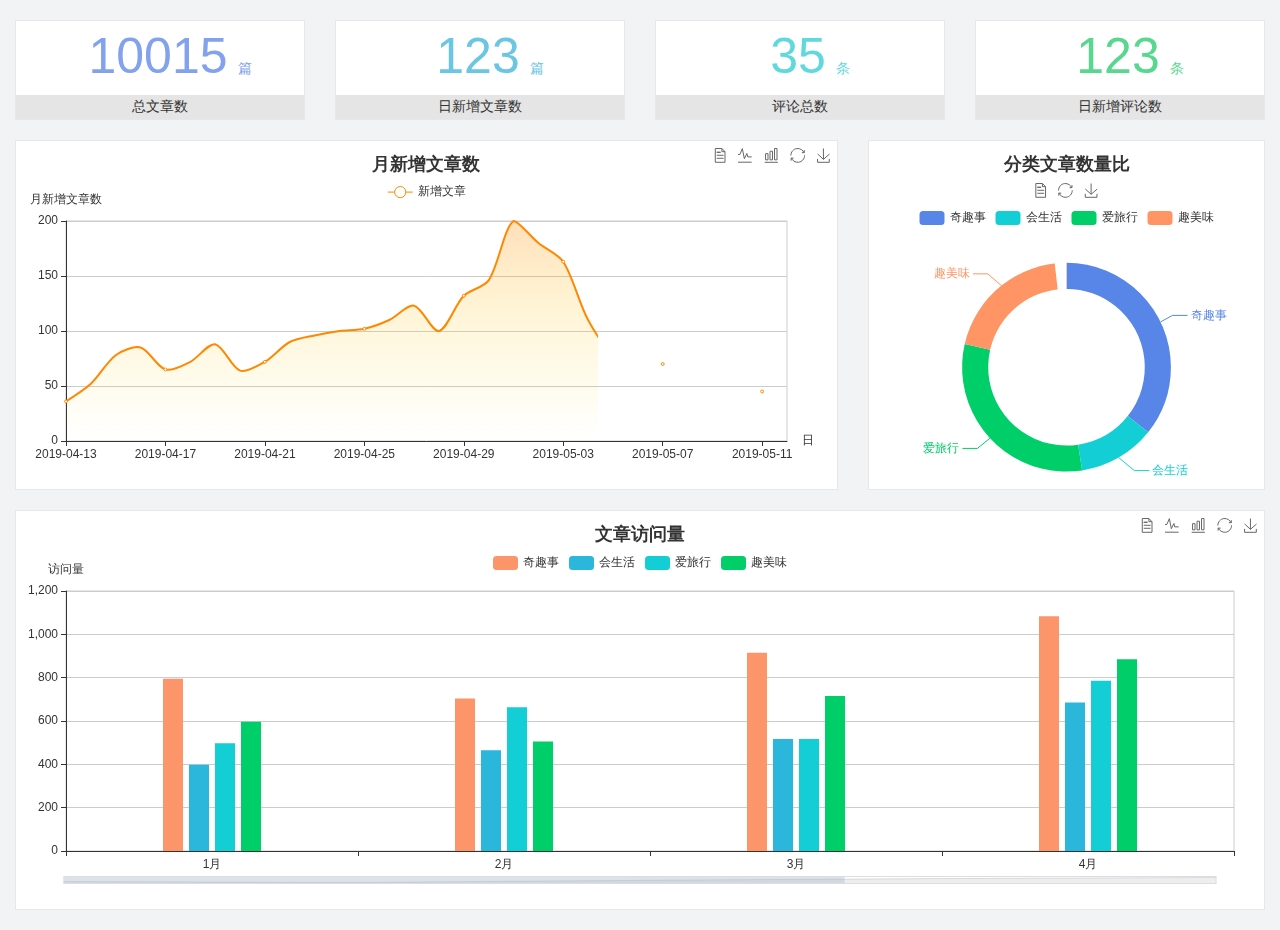
<file: home/dashboard.html>
<!DOCTYPE html>
<html lang="en">

<head>
  <meta charset="UTF-8">
  <meta name="viewport" content="width=device-width, initial-scale=1.0">
  <meta http-equiv="X-UA-Compatible" content="ie=edge">
  <title>图表统计</title>
  <link rel="stylesheet" href="../../assets/lib/bootstrap.css" />
  <link rel="stylesheet" href="../../assets/lib/main.css" />
  <script src="../../assets/lib/jquery.js"></script>
  <script type="text/javascript" src="../../assets/lib/echarts.min.js"></script>
</head>

<body>
  <div class="container-fluid">
    <div class="row spannel_list">
      <div class="col-sm-3 col-xs-6">
        <div class="spannel">
          <em>10015</em><span>篇</span>
          <b>总文章数</b>
        </div>
      </div>
      <div class="col-sm-3 col-xs-6">
        <div class="spannel scolor01">
          <em>123</em><span>篇</span>
          <b>日新增文章数</b>
        </div>
      </div>
      <div class="col-sm-3 col-xs-6">
        <div class="spannel scolor02">
          <em>35</em><span>条</span>
          <b>评论总数</b>
        </div>
      </div>
      <div class="col-sm-3 col-xs-6">
        <div class="spannel scolor03">
          <em>123</em><span>条</span>
          <b>日新增评论数</b>
        </div>
      </div>
    </div>
  </div>

  <div class="container-fluid">
    <div class="row curve-pie">
      <div class="col-lg-8 col-md-8">
        <div class="gragh_pannel" id="curve_show"></div>
      </div>
      <div class="col-lg-4 col-md-4">
        <div class="gragh_pannel" id="pie_show"></div>
      </div>
    </div>
  </div>

  <div class="container-fluid">
    <div class="column_pannel" id="column_show"></div>
  </div>

  <script>
    var oChart = echarts.init(document.getElementById('curve_show'));
    var aList_all = [
      { 'count': 36, 'date': '2019-04-13' },
      { 'count': 52, 'date': '2019-04-14' },
      { 'count': 78, 'date': '2019-04-15' },
      { 'count': 85, 'date': '2019-04-16' },
      { 'count': 65, 'date': '2019-04-17' },
      { 'count': 72, 'date': '2019-04-18' },
      { 'count': 88, 'date': '2019-04-19' },
      { 'count': 64, 'date': '2019-04-20' },
      { 'count': 72, 'date': '2019-04-21' },
      { 'count': 90, 'date': '2019-04-22' },
      { 'count': 96, 'date': '2019-04-23' },
      { 'count': 100, 'date': '2019-04-24' },
      { 'count': 102, 'date': '2019-04-25' },
      { 'count': 110, 'date': '2019-04-26' },
      { 'count': 123, 'date': '2019-04-27' },
      { 'count': 100, 'date': '2019-04-28' },
      { 'count': 132, 'date': '2019-04-29' },
      { 'count': 146, 'date': '2019-04-30' },
      { 'count': 200, 'date': '2019-05-01' },
      { 'count': 180, 'date': '2019-05-02' },
      { 'count': 163, 'date': '2019-05-03' },
      { 'count': 110, 'date': '2019-05-04' },
      { 'count': 80, 'date': '2019-05-05' },
      { 'count': 82, 'date': '2019-05-06' },
      { 'count': 70, 'date': '2019-05-07' },
      { 'count': 65, 'date': '2019-05-08' },
      { 'count': 54, 'date': '2019-05-09' },
      { 'count': 40, 'date': '2019-05-10' },
      { 'count': 45, 'date': '2019-05-11' },
      { 'count': 38, 'date': '2019-05-12' },
    ];

    let aCount = [];
    let aDate = [];

    for (var i = 0; i < aList_all.length; i++) {
      aCount.push(aList_all[i].count);
      aDate.push(aList_all[i].date);
    }

    var chartopt = {
      title: {
        text: '月新增文章数',
        left: 'center',
        top: '10'
      },
      tooltip: {
        trigger: 'axis'
      },
      legend: {
        data: ['新增文章'],
        top: '40'
      },
      toolbox: {
        show: true,
        feature: {
          mark: { show: true },
          dataView: { show: true, readOnly: false },
          magicType: { show: true, type: ['line', 'bar'] },
          restore: { show: true },
          saveAsImage: { show: true }
        }
      },
      calculable: true,
      xAxis: [
        {
          name: '日',
          type: 'category',
          boundaryGap: false,
          data: aDate
        }
      ],
      yAxis: [
        {
          name: '月新增文章数',
          type: 'value'
        }
      ],
      series: [
        {
          name: '新增文章',
          type: 'line',
          smooth: true,
          itemStyle: { normal: { areaStyle: { type: 'default' }, color: '#f80' }, lineStyle: { color: '#f80' } },
          data: aCount
        }],
      areaStyle: {
        normal: {
          color: new echarts.graphic.LinearGradient(0, 0, 0, 1, [{
            offset: 0,
            color: 'rgba(255,136,0,0.39)'
          }, {
            offset: .34,
            color: 'rgba(255,180,0,0.25)'
          }, {
            offset: 1,
            color: 'rgba(255,222,0,0.00)'
          }])

        }
      },
      grid: {
        show: true,
        x: 50,
        x2: 50,
        y: 80,
        height: 220
      }
    };

    oChart.setOption(chartopt);


    var oPie = echarts.init(document.getElementById('pie_show'));
    var oPieopt =
    {
      title: {
        top: 10,
        text: '分类文章数量比',
        x: 'center'
      },
      tooltip: {
        trigger: 'item',
        formatter: "{a} <br/>{b} : {c} ({d}%)"
      },
      color: ['#5885e8', '#13cfd5', '#00ce68', '#ff9565'],
      legend: {
        x: 'center',
        top: 65,
        data: ['奇趣事', '会生活', '爱旅行', '趣美味']
      },
      toolbox: {
        show: true,
        x: 'center',
        top: 35,
        feature: {
          mark: { show: true },
          dataView: { show: true, readOnly: false },
          magicType: {
            show: true,
            type: ['pie', 'funnel'],
            option: {
              funnel: {
                x: '25%',
                width: '50%',
                funnelAlign: 'left',
                max: 1548
              }
            }
          },
          restore: { show: true },
          saveAsImage: { show: true }
        }
      },
      calculable: true,
      series: [
        {
          name: '访问来源',
          type: 'pie',
          radius: ['45%', '60%'],
          center: ['50%', '65%'],
          data: [
            { value: 300, name: '奇趣事' },
            { value: 100, name: '会生活' },
            { value: 260, name: '爱旅行' },
            { value: 180, name: '趣美味' }
          ]
        }
      ]
    };
    oPie.setOption(oPieopt);



    var oColumn = this.echarts.init(document.getElementById('column_show'));
    var oColumnopt =
    {
      title: {
        text: '文章访问量',
        left: 'center',
        top: '10'
      },
      tooltip: {
        trigger: 'axis'
      },
      legend: {
        data: ['奇趣事', '会生活', '爱旅行', '趣美味'],
        top: '40'
      },
      toolbox: {
        show: true,
        feature: {
          mark: { show: true },
          dataView: { show: true, readOnly: false },
          magicType: { show: true, type: ['line', 'bar'] },
          restore: { show: true },
          saveAsImage: { show: true }
        }
      },
      calculable: true,
      xAxis: [
        {
          type: 'category',
          data: ['1月', '2月', '3月', '4月', '5月']
        }
      ],
      yAxis: [
        {
          name: '访问量',
          type: 'value'
        }
      ],
      series: [
        {
          name: '奇趣事',
          type: 'bar',
          barWidth: 20,
          itemStyle: {
            normal: { areaStyle: { type: 'default' }, color: '#fd956a' }
          },
          data: [800, 708, 920, 1090, 1200]
        },
        {
          name: '会生活',
          type: 'bar',
          barWidth: 20,
          itemStyle: {
            normal: { areaStyle: { type: 'default' }, color: '#2bb6db' }
          },
          data: [400, 468, 520, 690, 800]
        },
        {
          name: '爱旅行',
          type: 'bar',
          barWidth: 20,
          itemStyle: {
            normal: { areaStyle: { type: 'default' }, color: '#13cfd5' }
          },
          data: [500, 668, 520, 790, 900]
        },
        {
          name: '趣美味',
          type: 'bar',
          barWidth: 20,
          itemStyle: {
            normal: { areaStyle: { type: 'default' }, color: '#00ce68' }
          },
          data: [600, 508, 720, 890, 1000]
        }
      ],
      grid: {
        show: true,
        x: 50,
        x2: 30,
        y: 80,
        height: 260
      },
      dataZoom: [//给x轴设置滚动条
        {
          start: 0,//默认为0
          end: 100 - 1000 / 31,//默认为100
          type: 'slider',
          show: true,
          xAxisIndex: [0],
          handleSize: 0,//滑动条的 左右2个滑动条的大小
          height: 8,//组件高度
          left: 45, //左边的距离
          right: 50,//右边的距离
          bottom: 26,//右边的距离
          handleColor: '#ddd',//h滑动图标的颜色
          handleStyle: {
            borderColor: "#cacaca",
            borderWidth: "1",
            shadowBlur: 2,
            background: "#ddd",
            shadowColor: "#ddd",
          }
        }]
    };
    oColumn.setOption(oColumnopt);
  </script>
</body>

</html>
</file>
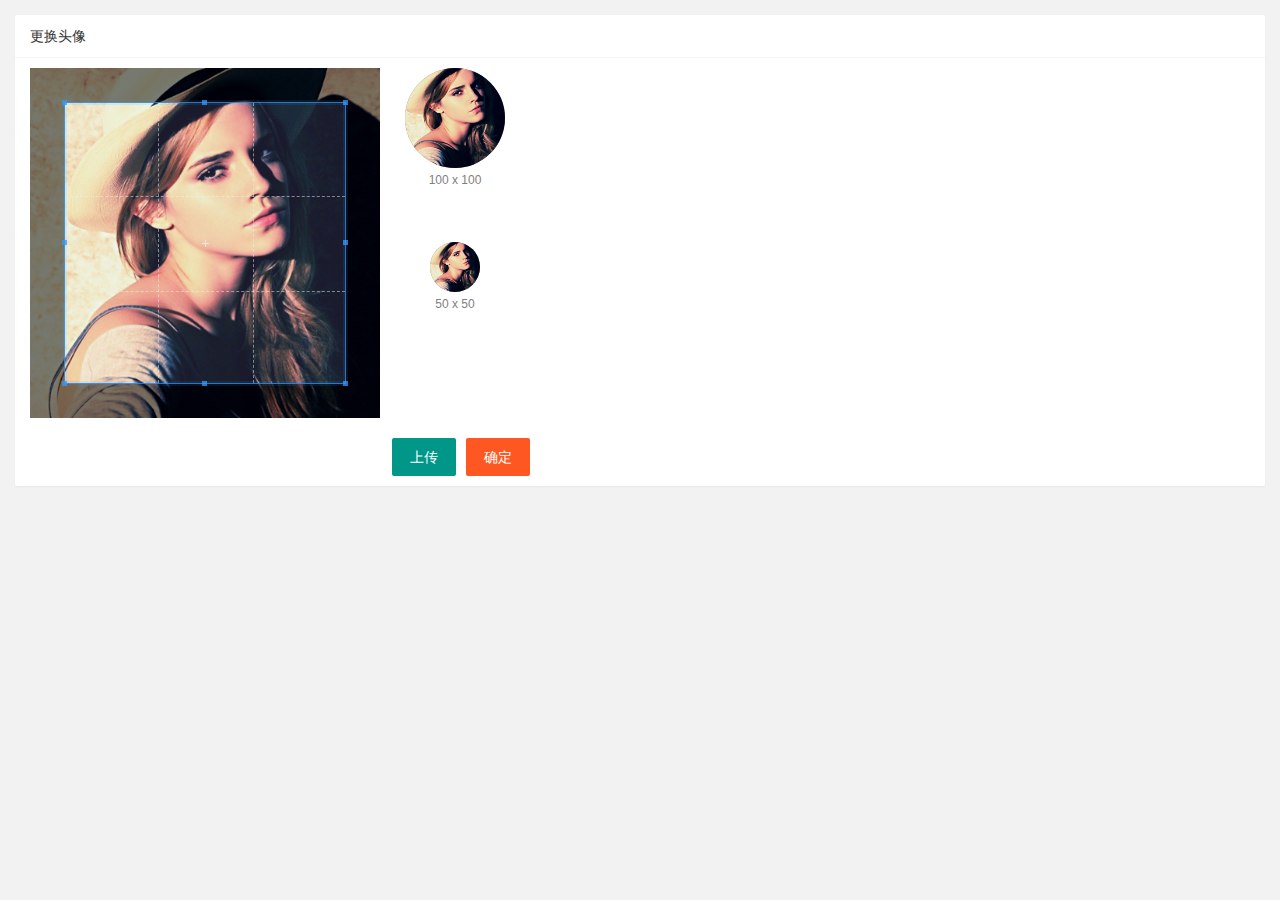
<file: user/user_avatar.html>
<!DOCTYPE html>
<html lang="en">

<head>
  <meta charset="UTF-8">
  <meta http-equiv="X-UA-Compatible" content="IE=edge">
  <meta name="viewport" content="width=device-width, initial-scale=1.0">
  <title>更换头像</title>
  <!-- 引入layui样式表 -->
  <link rel="stylesheet" href="/assets/lib/layui/css/layui.css">
  <!-- 导入 cropper.css 样式表 -->
  <link rel="stylesheet" href="/assets/lib/cropper/cropper.css" />
  <!-- 导入user_avatar.css -->
  <link rel="stylesheet" href="/assets/css/user/user_avatar.css">
</head>

<body>
  <div class="layui-card">
    <div class="layui-card-header">更换头像</div>
    <div class="layui-card-body">
      <!-- 第一行的图片裁剪和预览区域 -->
      <div class="row1">
        <!-- 图片裁剪区域 -->
        <div class="cropper-box">
          <!-- 这个 img 标签很重要，将来会把它初始化为裁剪区域 -->
          <img id="image" src="/assets/images/sample.jpg" />
        </div>
        <!-- 图片的预览区域 -->
        <div class="preview-box">
          <div>
            <!-- 宽高为 100px 的预览区域 -->
            <div class="img-preview w100"></div>
            <p class="size">100 x 100</p>
          </div>
          <div>
            <!-- 宽高为 50px 的预览区域 -->
            <div class="img-preview w50"></div>
            <p class="size">50 x 50</p>
          </div>
        </div>
      </div>

      <!-- 第二行的按钮区域 -->
      <div class="row2">
        <!-- 隐藏的文件选择框 -->
        <input type="file" id="file" accept="image/png,image/jpeg">
        <button type="button" class="layui-btn" id="btnChooseImage">上传</button>
        <button type="button" class="layui-btn layui-btn-danger" id="btnUpload">确定</button>
      </div>
    </div>
  </div>

  <!-- 导入layui js文件 -->
  <script src="/assets/lib/layui/layui.all.js"></script>
  <!-- 导入jquery -->
  <script src="/assets/lib/jquery.js"></script>
  <!-- 导入baseAPI.js -->
  <script src="/assets/js/baseApi.js"></script>
  <!-- 导入自己的js -->
  <script src="/assets/js/user/user_avatar.js"></script>
  <!-- 导入cropper相关js文件 -->
  <script src="/assets/lib/cropper/Cropper.js"></script>
  <script src="/assets/lib/cropper/jquery-cropper.js"></script>
</body>

</html>
</file>
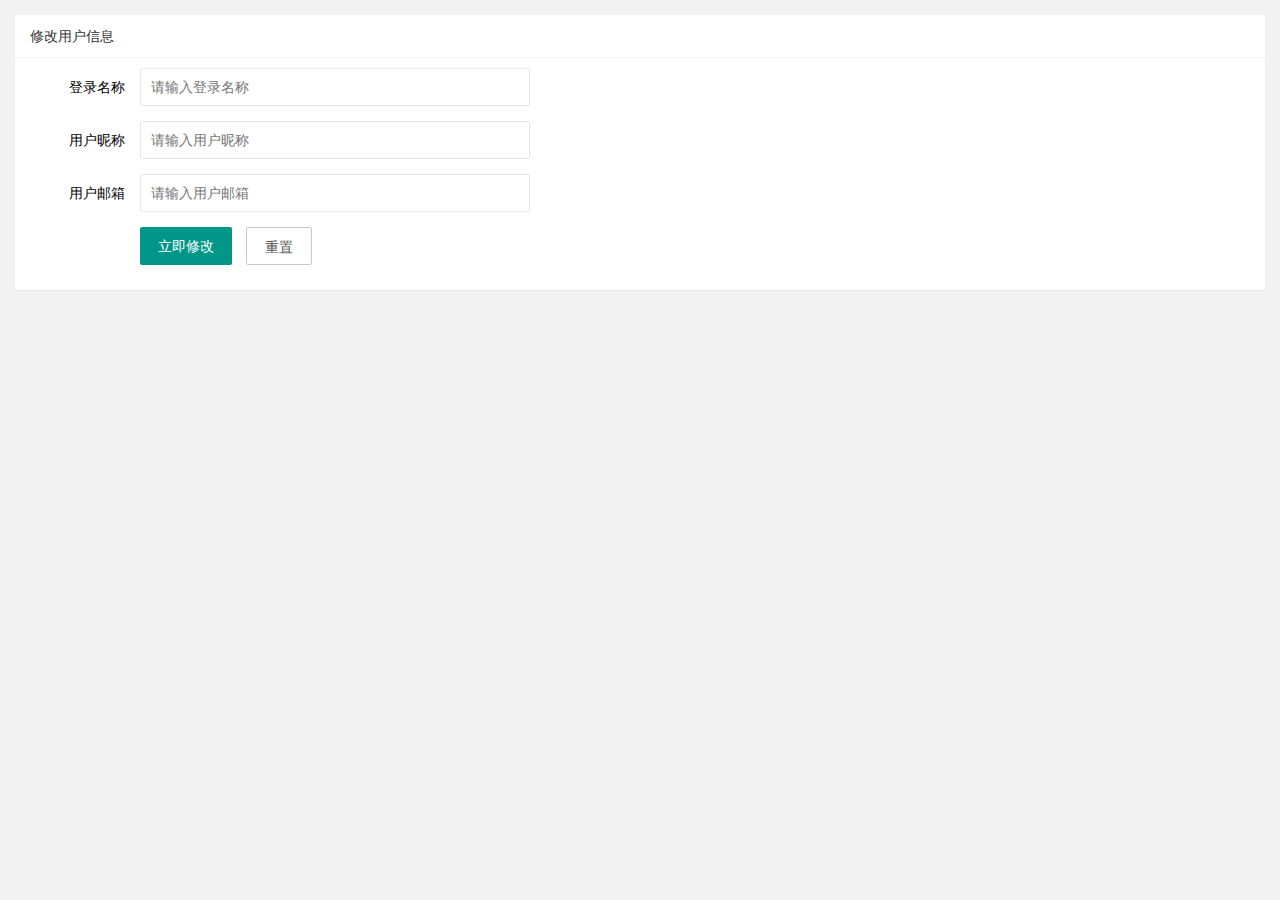
<file: user/user_info.html>
<!DOCTYPE html>
<html lang="en">

<head>
  <meta charset="UTF-8">
  <meta http-equiv="X-UA-Compatible" content="IE=edge">
  <meta name="viewport" content="width=device-width, initial-scale=1.0">
  <title>基本资料</title>
  <!-- 导入layui样式 -->
  <link rel="stylesheet" href="/assets/lib/layui/css/layui.css">
  <!-- 导入user_info.css -->
  <link rel="stylesheet" href="/assets/css/user/user_info.css">
</head>

<body>
  <!-- 卡片面板 -->
  <div class="layui-card">
    <div class="layui-card-header">修改用户信息</div>
    <div class="layui-card-body">
      <form class="layui-form" action="" lay-filter="userInfoForm">
        <!-- 隐藏表单域 -->
        <input type="hidden" name="id" value="">
        <div class="layui-form-item">
          <label class="layui-form-label">登录名称</label>
          <div class="layui-input-block">
            <input type="text" name="username" required lay-verify="" placeholder="请输入登录名称" autocomplete="off"
              class="layui-input" readonly>
          </div>
        </div>
        <div class="layui-form-item">
          <label class="layui-form-label">用户昵称</label>
          <div class="layui-input-block">
            <input type="text" name="nickname" required lay-verify="required|nickname" placeholder="请输入用户昵称"
              autocomplete="off" class="layui-input">
          </div>
        </div>
        <div class="layui-form-item">
          <label class="layui-form-label">用户邮箱</label>
          <div class="layui-input-block">
            <input type="email" name="email" required lay-verify="required|email" placeholder="请输入用户邮箱"
              autocomplete="off" class="layui-input">
          </div>
        </div>
        <div class="layui-form-item">
          <div class="layui-input-block">
            <button class="layui-btn" lay-submit lay-filter="formDemo">立即修改</button>
            <button type="reset" class="layui-btn layui-btn-primary" id="btnReset">重置</button>
          </div>
        </div>
      </form>
    </div>
  </div>

  <!-- 导入layui js文件 -->
  <script src="/assets/lib/layui/layui.all.js"></script>
  <!-- 导入jquery -->
  <script src="/assets/lib/jquery.js"></script>
  <!-- 导入baseAPI.js -->
  <script src="/assets/js/baseApi.js"></script>
  <!-- 导入自己的js -->
  <script src="/assets/js/user/user_info.js"></script>
</body>

</html>
</file>
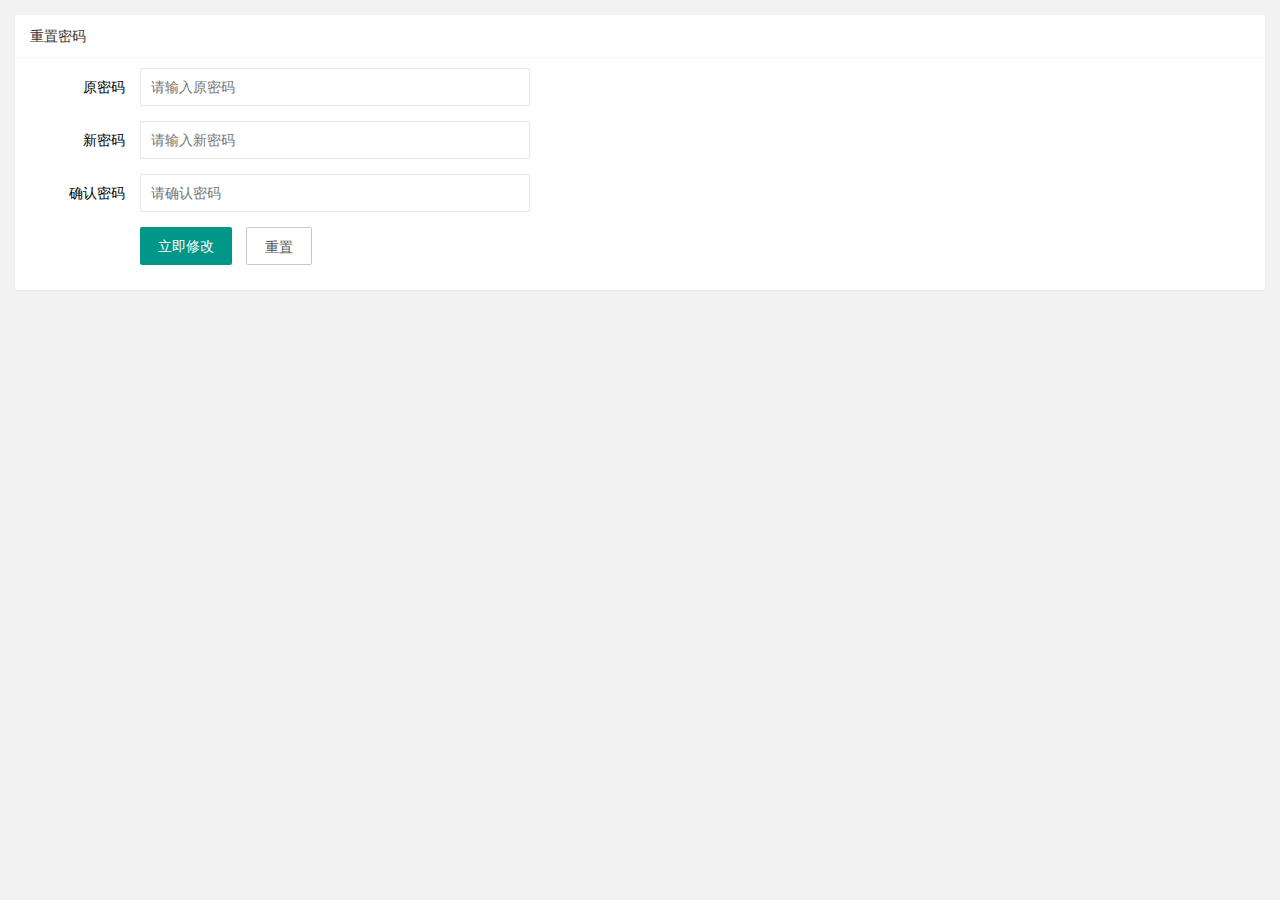
<file: user/user_pwd.html>
<!DOCTYPE html>
<html lang="en">

<head>
  <meta charset="UTF-8">
  <meta http-equiv="X-UA-Compatible" content="IE=edge">
  <meta name="viewport" content="width=a, initial-scale=1.0">
  <title>重置密码</title>
  <!-- 导入layui样式 -->
  <link rel="stylesheet" href="/assets/lib/layui/css/layui.css">
  <!-- 导入repwd.css -->
  <link rel="stylesheet" href="/assets/css/user/user_pwd.css">
</head>

<body>
  <div class="layui-card">
    <div class="layui-card-header">重置密码</div>
    <div class="layui-card-body">
      <form class="layui-form" action="" lay-filter="repwdForm">
        <!-- 隐藏表单域 -->
        <input type="hidden" name="id" value="">
        <div class="layui-form-item">
          <label class="layui-form-label">原密码</label>
          <div class="layui-input-block">
            <input type="password" name="oldPwd" required lay-verify="pwd" placeholder="请输入原密码" autocomplete="off"
              class="layui-input">
          </div>
        </div>
        <div class="layui-form-item">
          <label class="layui-form-label">新密码</label>
          <div class="layui-input-block">
            <input type="password" name="newPwd" required lay-verify="pwd|samePwd" placeholder="请输入新密码"
              autocomplete="off" class="layui-input">
          </div>
        </div>
        <div class="layui-form-item">
          <label class="layui-form-label">确认密码</label>
          <div class="layui-input-block">
            <input type="password" name="rePwd" required lay-verify="pwd|rePwd" placeholder="请确认密码" autocomplete="off"
              class="layui-input">
          </div>
        </div>
        <div class="layui-form-item">
          <div class="layui-input-block">
            <button class="layui-btn" lay-submit lay-filter="formDemo">立即修改</button>
            <button type="reset" class="layui-btn layui-btn-primary" id="btnReset">重置</button>
          </div>
        </div>
      </form>
    </div>
  </div>

  <!-- 导入layui js文件 -->
  <script src="/assets/lib/layui/layui.all.js"></script>
  <!-- 导入jquery -->
  <script src="/assets/lib/jquery.js"></script>
  <!-- 导入baseAPI.js -->
  <script src="/assets/js/baseApi.js"></script>
  <!-- 导入repwd.js -->
  <script src="/assets/js/user/user_pwd.js"></script>
</body>

</html>
</file>
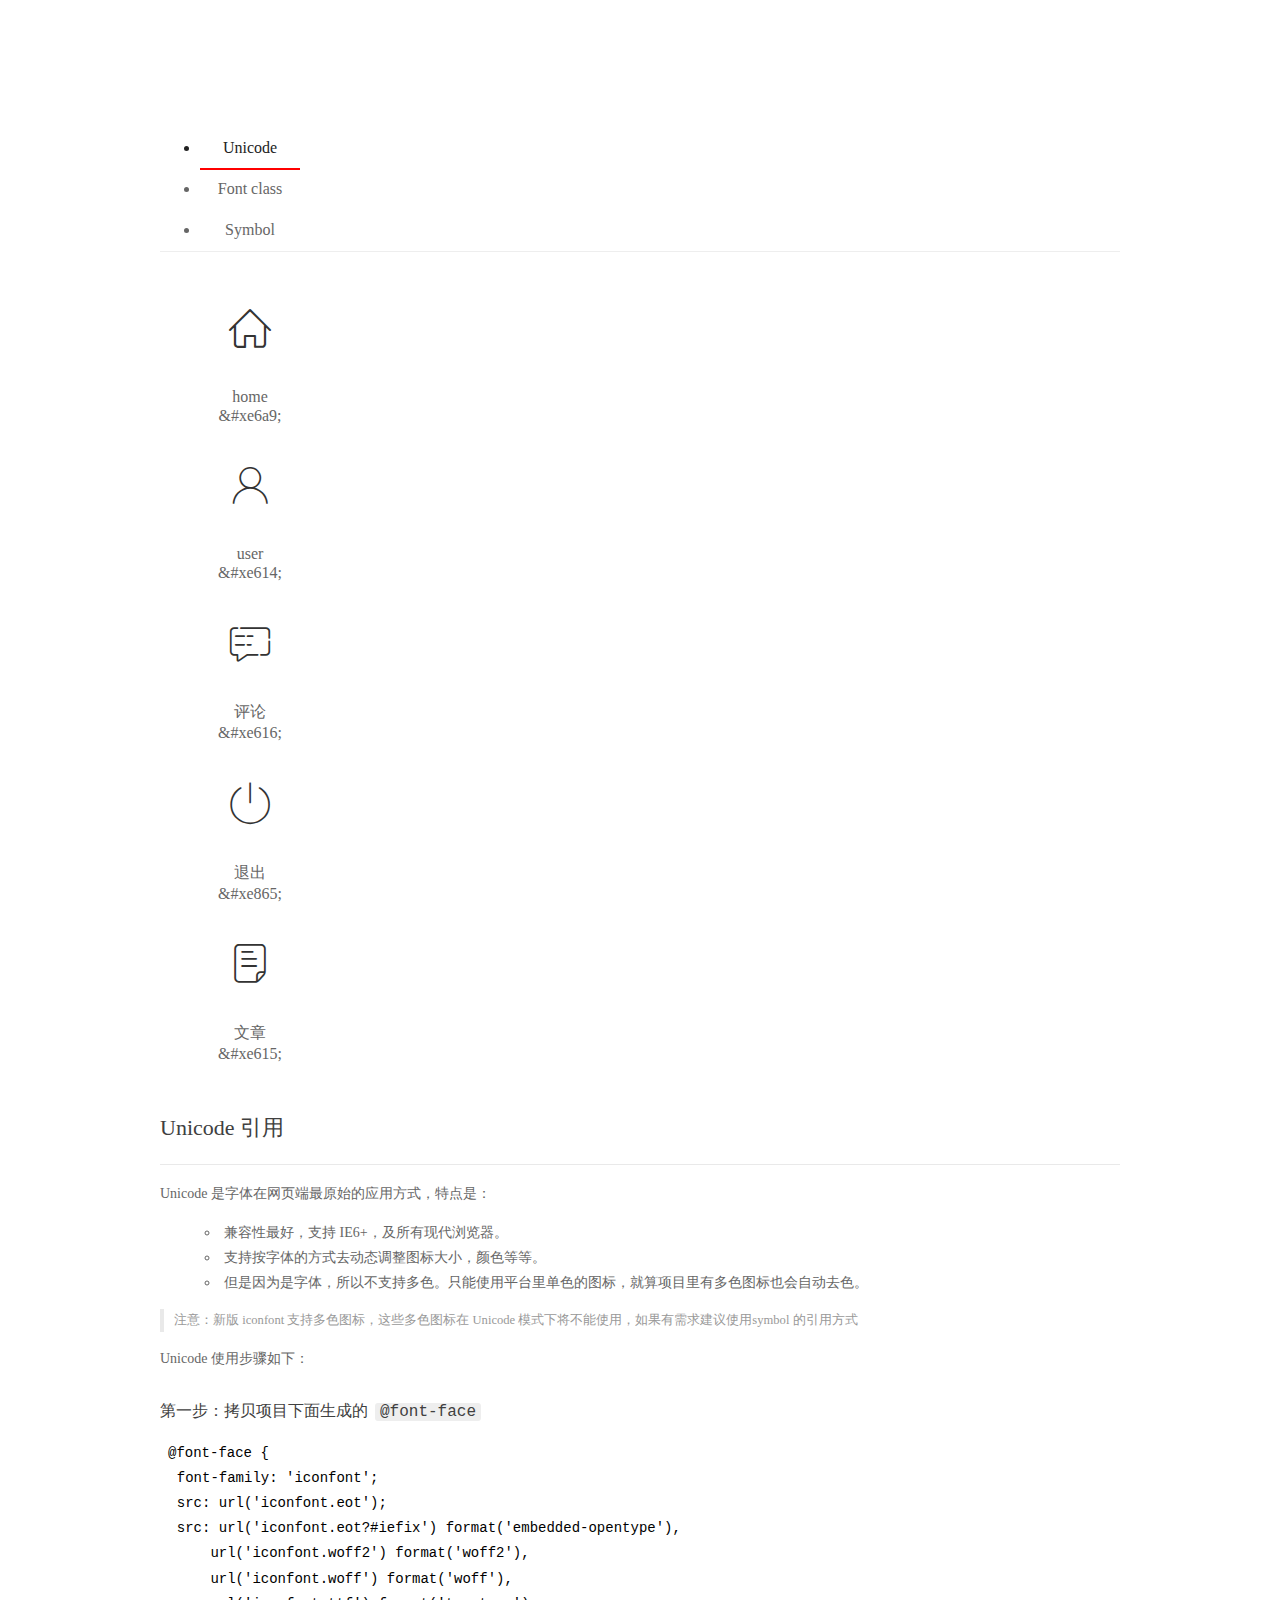
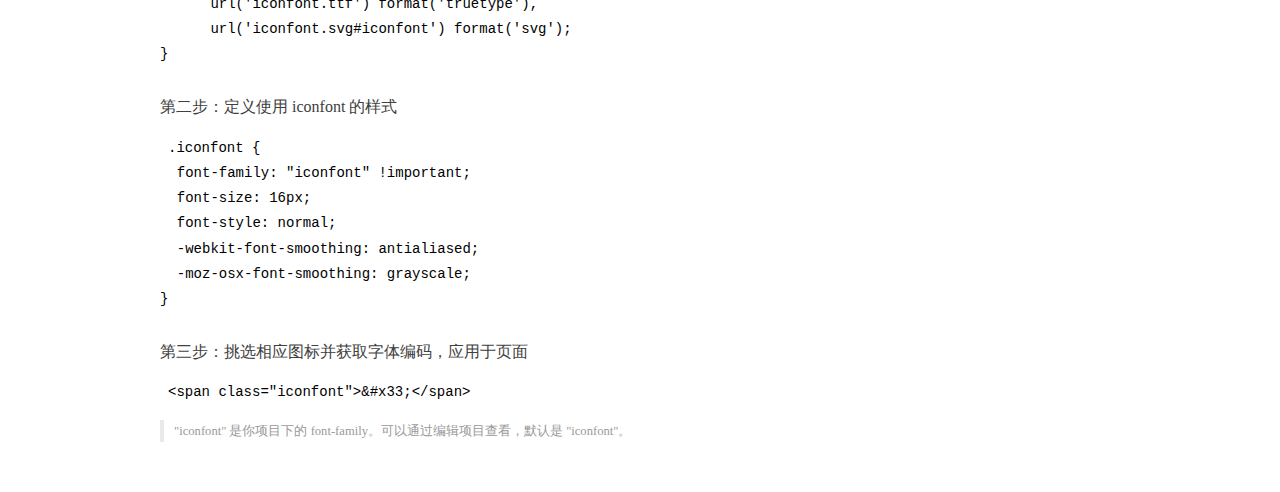
<file: assets/fonts/demo_index.html>
<!DOCTYPE html>
<html>
<head>
  <meta charset="utf-8"/>
  <title>IconFont Demo</title>
  <link rel="shortcut icon" href="https://gtms04.alicdn.com/tps/i4/TB1_oz6GVXXXXaFXpXXJDFnIXXX-64-64.ico" type="image/x-icon"/>
  <link rel="stylesheet" href="https://g.alicdn.com/thx/cube/1.3.2/cube.min.css">
  <link rel="stylesheet" href="demo.css">
  <link rel="stylesheet" href="iconfont.css">
  <script src="iconfont.js"></script>
  <!-- jQuery -->
  <script src="https://a1.alicdn.com/oss/uploads/2018/12/26/7bfddb60-08e8-11e9-9b04-53e73bb6408b.js"></script>
  <!-- 代码高亮 -->
  <script src="https://a1.alicdn.com/oss/uploads/2018/12/26/a3f714d0-08e6-11e9-8a15-ebf944d7534c.js"></script>
</head>
<body>
  <div class="main">
    <h1 class="logo"><a href="https://www.iconfont.cn/" title="iconfont 首页" target="_blank">&#xe86b;</a></h1>
    <div class="nav-tabs">
      <ul id="tabs" class="dib-box">
        <li class="dib active"><span>Unicode</span></li>
        <li class="dib"><span>Font class</span></li>
        <li class="dib"><span>Symbol</span></li>
      </ul>
      
    </div>
    <div class="tab-container">
      <div class="content unicode" style="display: block;">
          <ul class="icon_lists dib-box">
          
            <li class="dib">
              <span class="icon iconfont">&#xe6a9;</span>
                <div class="name">home</div>
                <div class="code-name">&amp;#xe6a9;</div>
              </li>
          
            <li class="dib">
              <span class="icon iconfont">&#xe614;</span>
                <div class="name">user</div>
                <div class="code-name">&amp;#xe614;</div>
              </li>
          
            <li class="dib">
              <span class="icon iconfont">&#xe616;</span>
                <div class="name">评论</div>
                <div class="code-name">&amp;#xe616;</div>
              </li>
          
            <li class="dib">
              <span class="icon iconfont">&#xe865;</span>
                <div class="name">退出</div>
                <div class="code-name">&amp;#xe865;</div>
              </li>
          
            <li class="dib">
              <span class="icon iconfont">&#xe615;</span>
                <div class="name">文章</div>
                <div class="code-name">&amp;#xe615;</div>
              </li>
          
          </ul>
          <div class="article markdown">
          <h2 id="unicode-">Unicode 引用</h2>
          <hr>

          <p>Unicode 是字体在网页端最原始的应用方式，特点是：</p>
          <ul>
            <li>兼容性最好，支持 IE6+，及所有现代浏览器。</li>
            <li>支持按字体的方式去动态调整图标大小，颜色等等。</li>
            <li>但是因为是字体，所以不支持多色。只能使用平台里单色的图标，就算项目里有多色图标也会自动去色。</li>
          </ul>
          <blockquote>
            <p>注意：新版 iconfont 支持多色图标，这些多色图标在 Unicode 模式下将不能使用，如果有需求建议使用symbol 的引用方式</p>
          </blockquote>
          <p>Unicode 使用步骤如下：</p>
          <h3 id="-font-face">第一步：拷贝项目下面生成的 <code>@font-face</code></h3>
<pre><code class="language-css"
>@font-face {
  font-family: 'iconfont';
  src: url('iconfont.eot');
  src: url('iconfont.eot?#iefix') format('embedded-opentype'),
      url('iconfont.woff2') format('woff2'),
      url('iconfont.woff') format('woff'),
      url('iconfont.ttf') format('truetype'),
      url('iconfont.svg#iconfont') format('svg');
}
</code></pre>
          <h3 id="-iconfont-">第二步：定义使用 iconfont 的样式</h3>
<pre><code class="language-css"
>.iconfont {
  font-family: "iconfont" !important;
  font-size: 16px;
  font-style: normal;
  -webkit-font-smoothing: antialiased;
  -moz-osx-font-smoothing: grayscale;
}
</code></pre>
          <h3 id="-">第三步：挑选相应图标并获取字体编码，应用于页面</h3>
<pre>
<code class="language-html"
>&lt;span class="iconfont"&gt;&amp;#x33;&lt;/span&gt;
</code></pre>
          <blockquote>
            <p>"iconfont" 是你项目下的 font-family。可以通过编辑项目查看，默认是 "iconfont"。</p>
          </blockquote>
          </div>
      </div>
      <div class="content font-class">
        <ul class="icon_lists dib-box">
          
          <li class="dib">
            <span class="icon iconfont icon-home"></span>
            <div class="name">
              home
            </div>
            <div class="code-name">.icon-home
            </div>
          </li>
          
          <li class="dib">
            <span class="icon iconfont icon-user"></span>
            <div class="name">
              user
            </div>
            <div class="code-name">.icon-user
            </div>
          </li>
          
          <li class="dib">
            <span class="icon iconfont icon-pinglun"></span>
            <div class="name">
              评论
            </div>
            <div class="code-name">.icon-pinglun
            </div>
          </li>
          
          <li class="dib">
            <span class="icon iconfont icon-tuichu"></span>
            <div class="name">
              退出
            </div>
            <div class="code-name">.icon-tuichu
            </div>
          </li>
          
          <li class="dib">
            <span class="icon iconfont icon-16"></span>
            <div class="name">
              文章
            </div>
            <div class="code-name">.icon-16
            </div>
          </li>
          
        </ul>
        <div class="article markdown">
        <h2 id="font-class-">font-class 引用</h2>
        <hr>

        <p>font-class 是 Unicode 使用方式的一种变种，主要是解决 Unicode 书写不直观，语意不明确的问题。</p>
        <p>与 Unicode 使用方式相比，具有如下特点：</p>
        <ul>
          <li>兼容性良好，支持 IE8+，及所有现代浏览器。</li>
          <li>相比于 Unicode 语意明确，书写更直观。可以很容易分辨这个 icon 是什么。</li>
          <li>因为使用 class 来定义图标，所以当要替换图标时，只需要修改 class 里面的 Unicode 引用。</li>
          <li>不过因为本质上还是使用的字体，所以多色图标还是不支持的。</li>
        </ul>
        <p>使用步骤如下：</p>
        <h3 id="-fontclass-">第一步：引入项目下面生成的 fontclass 代码：</h3>
<pre><code class="language-html">&lt;link rel="stylesheet" href="./iconfont.css"&gt;
</code></pre>
        <h3 id="-">第二步：挑选相应图标并获取类名，应用于页面：</h3>
<pre><code class="language-html">&lt;span class="iconfont icon-xxx"&gt;&lt;/span&gt;
</code></pre>
        <blockquote>
          <p>"
            iconfont" 是你项目下的 font-family。可以通过编辑项目查看，默认是 "iconfont"。</p>
        </blockquote>
      </div>
      </div>
      <div class="content symbol">
          <ul class="icon_lists dib-box">
          
            <li class="dib">
                <svg class="icon svg-icon" aria-hidden="true">
                  <use xlink:href="#icon-home"></use>
                </svg>
                <div class="name">home</div>
                <div class="code-name">#icon-home</div>
            </li>
          
            <li class="dib">
                <svg class="icon svg-icon" aria-hidden="true">
                  <use xlink:href="#icon-user"></use>
                </svg>
                <div class="name">user</div>
                <div class="code-name">#icon-user</div>
            </li>
          
            <li class="dib">
                <svg class="icon svg-icon" aria-hidden="true">
                  <use xlink:href="#icon-pinglun"></use>
                </svg>
                <div class="name">评论</div>
                <div class="code-name">#icon-pinglun</div>
            </li>
          
            <li class="dib">
                <svg class="icon svg-icon" aria-hidden="true">
                  <use xlink:href="#icon-tuichu"></use>
                </svg>
                <div class="name">退出</div>
                <div class="code-name">#icon-tuichu</div>
            </li>
          
            <li class="dib">
                <svg class="icon svg-icon" aria-hidden="true">
                  <use xlink:href="#icon-16"></use>
                </svg>
                <div class="name">文章</div>
                <div class="code-name">#icon-16</div>
            </li>
          
          </ul>
          <div class="article markdown">
          <h2 id="symbol-">Symbol 引用</h2>
          <hr>

          <p>这是一种全新的使用方式，应该说这才是未来的主流，也是平台目前推荐的用法。相关介绍可以参考这篇<a href="">文章</a>
            这种用法其实是做了一个 SVG 的集合，与另外两种相比具有如下特点：</p>
          <ul>
            <li>支持多色图标了，不再受单色限制。</li>
            <li>通过一些技巧，支持像字体那样，通过 <code>font-size</code>, <code>color</code> 来调整样式。</li>
            <li>兼容性较差，支持 IE9+，及现代浏览器。</li>
            <li>浏览器渲染 SVG 的性能一般，还不如 png。</li>
          </ul>
          <p>使用步骤如下：</p>
          <h3 id="-symbol-">第一步：引入项目下面生成的 symbol 代码：</h3>
<pre><code class="language-html">&lt;script src="./iconfont.js"&gt;&lt;/script&gt;
</code></pre>
          <h3 id="-css-">第二步：加入通用 CSS 代码（引入一次就行）：</h3>
<pre><code class="language-html">&lt;style&gt;
.icon {
  width: 1em;
  height: 1em;
  vertical-align: -0.15em;
  fill: currentColor;
  overflow: hidden;
}
&lt;/style&gt;
</code></pre>
          <h3 id="-">第三步：挑选相应图标并获取类名，应用于页面：</h3>
<pre><code class="language-html">&lt;svg class="icon" aria-hidden="true"&gt;
  &lt;use xlink:href="#icon-xxx"&gt;&lt;/use&gt;
&lt;/svg&gt;
</code></pre>
          </div>
      </div>

    </div>
  </div>
  <script>
  $(document).ready(function () {
      $('.tab-container .content:first').show()

      $('#tabs li').click(function (e) {
        var tabContent = $('.tab-container .content')
        var index = $(this).index()

        if ($(this).hasClass('active')) {
          return
        } else {
          $('#tabs li').removeClass('active')
          $(this).addClass('active')

          tabContent.hide().eq(index).fadeIn()
        }
      })
    })
  </script>
</body>
</html>
</file>
<file: assets/lib/main.css>
body{
    font-family:'MicroSoft YaHei';
    background-color: #f2f3f5;
}
.main_wrap{
    position:fixed;
    width:100%;
    height:100%;
    left:0px;
    top:0px;
    background:url('../images/login_bg.jpg'); 
    background-size:100% 100%; 
  }
.header{
    width:1200px;
    overflow: hidden;
    margin:20px auto 0;
}
.heade .logo{
    float: left;
}
.header .copyright{
    float:right;
    font-size:12px;
    color:#fff;
    text-align:right;
    line-height:20px;
    margin-top:10px;
}
.login_form_con{
    position:absolute;
    left:50%;
    top:50%;
    margin-left:-200px;
    margin-top:-155px;
    width:400px;
    height:310px;
    background-color: #edeff0;
}

.login_form{
    position: relative;
}

.login_form .icon-user{
    position:absolute;
    font-size:16px;
    color:#999;
    left:46px;
    top:12px;
}
.login_form .icon-key{
    position:absolute;
    font-size:18px;
    color:#999;
    left:46px;
    top:78px;
}
.login_title{
    height:60px;
    background:url('../images/login_title.png') center center no-repeat #fff;
}
.input_txt,.input_pass,.input_sub{
    display:block;
    width:334px;
    height:37px;
    padding:0px;
    text-indent:40px;
    border:1px solid #ddd;
    margin:27px auto 0;
    outline:none;
}
.input_sub{
    margin-top:40px;
    height:42px;
    background-color: #19b9e7;
    text-indent:0px;
    font-size:18px;
    color:#fff;
    cursor: pointer;
}
.input_sub:hover{
    background-color: #08a0cc;
}

.sider{
    position:fixed;
    left:0;
    top:0;
    bottom:0;
    width:210px;
    background-color: #323745;
}
.sider .logo{
    display:block;
    height:56px;
    background-color: #242732;
    overflow: hidden;
}
.sider .logo img{
    display:block;
    margin:6px auto 0;
}
.user_info{
    height:79px;
    border-bottom:1px solid #5a5e6b;
}

.user_info img{
    float: left;
    width:40px;
    height:40px;
    border-radius:20px;
    margin:19px 0 0 30px;
}
.user_info span{
    float: left;
    width:120px;
    font-size:12px;
    color:#fff;
    margin:23px 0 0 20px;
}
.user_info b{
    float: left;
    width: 120px;
    font-weight:normal;
    font-size:12px;
    color:#adafb5;
    margin:2px 0 0 20px;
}

.menu .level01{
    height:50px;
    line-height:50px;
}
.menu .level01 a{
    display:block;
    height:50px;
    font-size:12px;
    color:#adafb5;
    overflow: hidden;
}
.menu .level01.active a{
    background-color: #1378f0;
    color:#fff;
}
.menu .level01.active i{
    color:#fff;
}

.menu .level01 a:hover{
    background-color: #1378f0;
    color:#fff;
}
.menu .level01 a:hover i{
    color:#fff;
}
.menu .level01 i{
    color:#61646f;
    font-size:22px;
    float: left;
    margin-left:26px;
}
.menu .level01 span{
    float: left;
    margin-left:10px;
}
.menu .level01 b{
    float: right;
    margin-right:20px;
    font-weight:normal;
    transform:rotate(90deg);
    transition:all 500ms ease;
}

.menu .level01 .rotate0{
    transform:rotate(0deg);
}

.menu .level02{
    background: #242732;
    display:none;
}


.menu .level02 li{
    height:40px;
    line-height:40px;
}
.menu .level02 li a{
    display:block;
    height:40px;
    font-size:12px;
    color:#adafb5;
    overflow: hidden;
}

.menu .level02 li a:hover{
    background-color: #1378f0;
    color:#fff;
}

.menu .level02 li i{
    font-size:12px;
    float: left;
    margin-left:60px;
}
.menu .level02 li span{
    font-size:12px;
    float: left;
    margin-left:5px;
}

.menu .level02 .active a{
    color:#ffae00;
}

.header_bar{
    position:fixed;
    left:210px;
    right:0;
    top:0;
    height:56px;
    background-color: #fff;
}

.main{
    position:fixed;
    left:210px;
    top:56px;
    right:0;
    bottom:0;
    background-color: #f2f3f5;
}

.search_form{
    width:218px;
    height:33px;
    border:1px solid #ddd;
    background-color: #f2f3f5;
    border-radius:16px;
    float: left;
    margin:12px 0 0 27px;
}

.search_form input{
    padding:0px;
    margin:0px;
    border:0px;
    float: left;
    background-color: #f2f3f5;
    font-size:12px;
    width:175px;
    height:31px;
    margin-left:12px;
    outline:none;
   
}

.search_form .icon-search{
    line-height:33px;
    cursor: pointer;
    font-size:18px;
    color:#abaebb;
}
.user_center_link{
    float:right;

}
.user_center_link a{
    line-height:56px;
    font-size:12px;
    color:#999;
    margin-right:15px;
}
.user_center_link a:hover{
    color:#ffae00
}

.user_center_link img{
    width:42px;
    height:42px;
    border-radius:32px;
    margin-right:10px;
}

.spannel_list{
    margin-top:20px;
}

.spannel{
	height:100px;
	overflow:hidden;
	text-align:center;
    position:relative;
    background-color: #fff;
    border:1px solid #e7e7e9;
    margin-bottom:20px;
}

.spannel em{
    font-style:normal;
	font-size:50px;
	line-height:50px;
	display:inline-block;
	margin:10px 0 0 20px;
	font-family:'Arial';
	color:#83a2ed;
}

.spannel span{
	font-size:14px;
	display:inline-block;
	color:#83a2ed;
	margin-left:10px;
}

.spannel b{
	position:absolute;
	left:0;
	bottom:0;
	width:100%;
	line-height:24px;
	background:#e5e5e5;
	color:#333;
	font-size:14px;
	font-weight:normal;
}

.scolor01 em,.scolor01 span{
	color:#6ac6e2;
}

.scolor02 em,.scolor02 span{
	color:#5fd9de;
}

.scolor03 em,.scolor03 span{
	color:#58d88e;
}


.gragh_pannel{
    height:350px;
    border:1px solid #e7e7e9;
    background-color: #fff!important; 
    margin-bottom:20px;  
}

.column_pannel{
    margin-bottom:20px;
    height:400px;
    border:1px solid #e7e7e9;
    background-color: #fff!important;   
}

.common_title{
    line-height:42px;
    background-color: #fbfbfb;
    border:1px solid #e7e7e9;
    margin-top:20px;
    text-indent: 15px;
    font-size:14px;
    color:#333;
}

.common_con{
    border:1px solid #e7e7e9;
    border-top:0px;
    background-color: #fff;
    padding-bottom:20px;
    margin-bottom:20px;
}
.opt_btns{
    margin-top:20px;
}

.mp20{
    margin-top:20px;
}

.pagination{   
   margin:0;
}

.article_form{
    margin-top:20px;
}

.form-group{
    margin-bottom:25px;
}

.form-group label{
    font-weight:normal;
    color:#666;
}

.icon-icondate{
    line-height:16px;
}

.user_pic{
    width:100px;
    height:100px;
    margin-bottom:10px;
}

.article_cover{
    width:200px;
    height:200px;
    margin-bottom:10px;
}
</file>
<file: assets/lib/layui/css/layui.css>
/** layui-v2.5.5 MIT License By https://www.layui.com */
 .layui-inline,img{display:inline-block;vertical-align:middle}h1,h2,h3,h4,h5,h6{font-weight:400}.layui-edge,.layui-header,.layui-inline,.layui-main{position:relative}.layui-body,.layui-edge,.layui-elip{overflow:hidden}.layui-btn,.layui-edge,.layui-inline,img{vertical-align:middle}.layui-btn,.layui-disabled,.layui-icon,.layui-unselect{-moz-user-select:none;-webkit-user-select:none;-ms-user-select:none}.layui-elip,.layui-form-checkbox span,.layui-form-pane .layui-form-label{text-overflow:ellipsis;white-space:nowrap}.layui-breadcrumb,.layui-tree-btnGroup{visibility:hidden}blockquote,body,button,dd,div,dl,dt,form,h1,h2,h3,h4,h5,h6,input,li,ol,p,pre,td,textarea,th,ul{margin:0;padding:0;-webkit-tap-highlight-color:rgba(0,0,0,0)}a:active,a:hover{outline:0}img{border:none}li{list-style:none}table{border-collapse:collapse;border-spacing:0}h4,h5,h6{font-size:100%}button,input,optgroup,option,select,textarea{font-family:inherit;font-size:inherit;font-style:inherit;font-weight:inherit;outline:0}pre{white-space:pre-wrap;white-space:-moz-pre-wrap;white-space:-pre-wrap;white-space:-o-pre-wrap;word-wrap:break-word}body{line-height:24px;font:14px Helvetica Neue,Helvetica,PingFang SC,Tahoma,Arial,sans-serif}hr{height:1px;margin:10px 0;border:0;clear:both}a{color:#333;text-decoration:none}a:hover{color:#777}a cite{font-style:normal;*cursor:pointer}.layui-border-box,.layui-border-box *{box-sizing:border-box}.layui-box,.layui-box *{box-sizing:content-box}.layui-clear{clear:both;*zoom:1}.layui-clear:after{content:'\20';clear:both;*zoom:1;display:block;height:0}.layui-inline{*display:inline;*zoom:1}.layui-edge{display:inline-block;width:0;height:0;border-width:6px;border-style:dashed;border-color:transparent}.layui-edge-top{top:-4px;border-bottom-color:#999;border-bottom-style:solid}.layui-edge-right{border-left-color:#999;border-left-style:solid}.layui-edge-bottom{top:2px;border-top-color:#999;border-top-style:solid}.layui-edge-left{border-right-color:#999;border-right-style:solid}.layui-disabled,.layui-disabled:hover{color:#d2d2d2!important;cursor:not-allowed!important}.layui-circle{border-radius:100%}.layui-show{display:block!important}.layui-hide{display:none!important}@font-face{font-family:layui-icon;src:url(../font/iconfont.eot?v=250);src:url(../font/iconfont.eot?v=250#iefix) format('embedded-opentype'),url(../font/iconfont.woff2?v=250) format('woff2'),url(../font/iconfont.woff?v=250) format('woff'),url(../font/iconfont.ttf?v=250) format('truetype'),url(../font/iconfont.svg?v=250#layui-icon) format('svg')}.layui-icon{font-family:layui-icon!important;font-size:16px;font-style:normal;-webkit-font-smoothing:antialiased;-moz-osx-font-smoothing:grayscale}.layui-icon-reply-fill:before{content:"\e611"}.layui-icon-set-fill:before{content:"\e614"}.layui-icon-menu-fill:before{content:"\e60f"}.layui-icon-search:before{content:"\e615"}.layui-icon-share:before{content:"\e641"}.layui-icon-set-sm:before{content:"\e620"}.layui-icon-engine:before{content:"\e628"}.layui-icon-close:before{content:"\1006"}.layui-icon-close-fill:before{content:"\1007"}.layui-icon-chart-screen:before{content:"\e629"}.layui-icon-star:before{content:"\e600"}.layui-icon-circle-dot:before{content:"\e617"}.layui-icon-chat:before{content:"\e606"}.layui-icon-release:before{content:"\e609"}.layui-icon-list:before{content:"\e60a"}.layui-icon-chart:before{content:"\e62c"}.layui-icon-ok-circle:before{content:"\1005"}.layui-icon-layim-theme:before{content:"\e61b"}.layui-icon-table:before{content:"\e62d"}.layui-icon-right:before{content:"\e602"}.layui-icon-left:before{content:"\e603"}.layui-icon-cart-simple:before{content:"\e698"}.layui-icon-face-cry:before{content:"\e69c"}.layui-icon-face-smile:before{content:"\e6af"}.layui-icon-survey:before{content:"\e6b2"}.layui-icon-tree:before{content:"\e62e"}.layui-icon-upload-circle:before{content:"\e62f"}.layui-icon-add-circle:before{content:"\e61f"}.layui-icon-download-circle:before{content:"\e601"}.layui-icon-templeate-1:before{content:"\e630"}.layui-icon-util:before{content:"\e631"}.layui-icon-face-surprised:before{content:"\e664"}.layui-icon-edit:before{content:"\e642"}.layui-icon-speaker:before{content:"\e645"}.layui-icon-down:before{content:"\e61a"}.layui-icon-file:before{content:"\e621"}.layui-icon-layouts:before{content:"\e632"}.layui-icon-rate-half:before{content:"\e6c9"}.layui-icon-add-circle-fine:before{content:"\e608"}.layui-icon-prev-circle:before{content:"\e633"}.layui-icon-read:before{content:"\e705"}.layui-icon-404:before{content:"\e61c"}.layui-icon-carousel:before{content:"\e634"}.layui-icon-help:before{content:"\e607"}.layui-icon-code-circle:before{content:"\e635"}.layui-icon-water:before{content:"\e636"}.layui-icon-username:before{content:"\e66f"}.layui-icon-find-fill:before{content:"\e670"}.layui-icon-about:before{content:"\e60b"}.layui-icon-location:before{content:"\e715"}.layui-icon-up:before{content:"\e619"}.layui-icon-pause:before{content:"\e651"}.layui-icon-date:before{content:"\e637"}.layui-icon-layim-uploadfile:before{content:"\e61d"}.layui-icon-delete:before{content:"\e640"}.layui-icon-play:before{content:"\e652"}.layui-icon-top:before{content:"\e604"}.layui-icon-friends:before{content:"\e612"}.layui-icon-refresh-3:before{content:"\e9aa"}.layui-icon-ok:before{content:"\e605"}.layui-icon-layer:before{content:"\e638"}.layui-icon-face-smile-fine:before{content:"\e60c"}.layui-icon-dollar:before{content:"\e659"}.layui-icon-group:before{content:"\e613"}.layui-icon-layim-download:before{content:"\e61e"}.layui-icon-picture-fine:before{content:"\e60d"}.layui-icon-link:before{content:"\e64c"}.layui-icon-diamond:before{content:"\e735"}.layui-icon-log:before{content:"\e60e"}.layui-icon-rate-solid:before{content:"\e67a"}.layui-icon-fonts-del:before{content:"\e64f"}.layui-icon-unlink:before{content:"\e64d"}.layui-icon-fonts-clear:before{content:"\e639"}.layui-icon-triangle-r:before{content:"\e623"}.layui-icon-circle:before{content:"\e63f"}.layui-icon-radio:before{content:"\e643"}.layui-icon-align-center:before{content:"\e647"}.layui-icon-align-right:before{content:"\e648"}.layui-icon-align-left:before{content:"\e649"}.layui-icon-loading-1:before{content:"\e63e"}.layui-icon-return:before{content:"\e65c"}.layui-icon-fonts-strong:before{content:"\e62b"}.layui-icon-upload:before{content:"\e67c"}.layui-icon-dialogue:before{content:"\e63a"}.layui-icon-video:before{content:"\e6ed"}.layui-icon-headset:before{content:"\e6fc"}.layui-icon-cellphone-fine:before{content:"\e63b"}.layui-icon-add-1:before{content:"\e654"}.layui-icon-face-smile-b:before{content:"\e650"}.layui-icon-fonts-html:before{content:"\e64b"}.layui-icon-form:before{content:"\e63c"}.layui-icon-cart:before{content:"\e657"}.layui-icon-camera-fill:before{content:"\e65d"}.layui-icon-tabs:before{content:"\e62a"}.layui-icon-fonts-code:before{content:"\e64e"}.layui-icon-fire:before{content:"\e756"}.layui-icon-set:before{content:"\e716"}.layui-icon-fonts-u:before{content:"\e646"}.layui-icon-triangle-d:before{content:"\e625"}.layui-icon-tips:before{content:"\e702"}.layui-icon-picture:before{content:"\e64a"}.layui-icon-more-vertical:before{content:"\e671"}.layui-icon-flag:before{content:"\e66c"}.layui-icon-loading:before{content:"\e63d"}.layui-icon-fonts-i:before{content:"\e644"}.layui-icon-refresh-1:before{content:"\e666"}.layui-icon-rmb:before{content:"\e65e"}.layui-icon-home:before{content:"\e68e"}.layui-icon-user:before{content:"\e770"}.layui-icon-notice:before{content:"\e667"}.layui-icon-login-weibo:before{content:"\e675"}.layui-icon-voice:before{content:"\e688"}.layui-icon-upload-drag:before{content:"\e681"}.layui-icon-login-qq:before{content:"\e676"}.layui-icon-snowflake:before{content:"\e6b1"}.layui-icon-file-b:before{content:"\e655"}.layui-icon-template:before{content:"\e663"}.layui-icon-auz:before{content:"\e672"}.layui-icon-console:before{content:"\e665"}.layui-icon-app:before{content:"\e653"}.layui-icon-prev:before{content:"\e65a"}.layui-icon-website:before{content:"\e7ae"}.layui-icon-next:before{content:"\e65b"}.layui-icon-component:before{content:"\e857"}.layui-icon-more:before{content:"\e65f"}.layui-icon-login-wechat:before{content:"\e677"}.layui-icon-shrink-right:before{content:"\e668"}.layui-icon-spread-left:before{content:"\e66b"}.layui-icon-camera:before{content:"\e660"}.layui-icon-note:before{content:"\e66e"}.layui-icon-refresh:before{content:"\e669"}.layui-icon-female:before{content:"\e661"}.layui-icon-male:before{content:"\e662"}.layui-icon-password:before{content:"\e673"}.layui-icon-senior:before{content:"\e674"}.layui-icon-theme:before{content:"\e66a"}.layui-icon-tread:before{content:"\e6c5"}.layui-icon-praise:before{content:"\e6c6"}.layui-icon-star-fill:before{content:"\e658"}.layui-icon-rate:before{content:"\e67b"}.layui-icon-template-1:before{content:"\e656"}.layui-icon-vercode:before{content:"\e679"}.layui-icon-cellphone:before{content:"\e678"}.layui-icon-screen-full:before{content:"\e622"}.layui-icon-screen-restore:before{content:"\e758"}.layui-icon-cols:before{content:"\e610"}.layui-icon-export:before{content:"\e67d"}.layui-icon-print:before{content:"\e66d"}.layui-icon-slider:before{content:"\e714"}.layui-icon-addition:before{content:"\e624"}.layui-icon-subtraction:before{content:"\e67e"}.layui-icon-service:before{content:"\e626"}.layui-icon-transfer:before{content:"\e691"}.layui-main{width:1140px;margin:0 auto}.layui-header{z-index:1000;height:60px}.layui-header a:hover{transition:all .5s;-webkit-transition:all .5s}.layui-side{position:fixed;left:0;top:0;bottom:0;z-index:999;width:200px;overflow-x:hidden}.layui-side-scroll{position:relative;width:220px;height:100%;overflow-x:hidden}.layui-body{position:absolute;left:200px;right:0;top:0;bottom:0;z-index:998;width:auto;overflow-y:auto;box-sizing:border-box}.layui-layout-body{overflow:hidden}.layui-layout-admin .layui-header{background-color:#23262E}.layui-layout-admin .layui-side{top:60px;width:200px;overflow-x:hidden}.layui-layout-admin .layui-body{position:fixed;top:60px;bottom:44px}.layui-layout-admin .layui-main{width:auto;margin:0 15px}.layui-layout-admin .layui-footer{position:fixed;left:200px;right:0;bottom:0;height:44px;line-height:44px;padding:0 15px;background-color:#eee}.layui-layout-admin .layui-logo{position:absolute;left:0;top:0;width:200px;height:100%;line-height:60px;text-align:center;color:#009688;font-size:16px}.layui-layout-admin .layui-header .layui-nav{background:0 0}.layui-layout-left{position:absolute!important;left:200px;top:0}.layui-layout-right{position:absolute!important;right:0;top:0}.layui-container{position:relative;margin:0 auto;padding:0 15px;box-sizing:border-box}.layui-fluid{position:relative;margin:0 auto;padding:0 15px}.layui-row:after,.layui-row:before{content:'';display:block;clear:both}.layui-col-lg1,.layui-col-lg10,.layui-col-lg11,.layui-col-lg12,.layui-col-lg2,.layui-col-lg3,.layui-col-lg4,.layui-col-lg5,.layui-col-lg6,.layui-col-lg7,.layui-col-lg8,.layui-col-lg9,.layui-col-md1,.layui-col-md10,.layui-col-md11,.layui-col-md12,.layui-col-md2,.layui-col-md3,.layui-col-md4,.layui-col-md5,.layui-col-md6,.layui-col-md7,.layui-col-md8,.layui-col-md9,.layui-col-sm1,.layui-col-sm10,.layui-col-sm11,.layui-col-sm12,.layui-col-sm2,.layui-col-sm3,.layui-col-sm4,.layui-col-sm5,.layui-col-sm6,.layui-col-sm7,.layui-col-sm8,.layui-col-sm9,.layui-col-xs1,.layui-col-xs10,.layui-col-xs11,.layui-col-xs12,.layui-col-xs2,.layui-col-xs3,.layui-col-xs4,.layui-col-xs5,.layui-col-xs6,.layui-col-xs7,.layui-col-xs8,.layui-col-xs9{position:relative;display:block;box-sizing:border-box}.layui-col-xs1,.layui-col-xs10,.layui-col-xs11,.layui-col-xs12,.layui-col-xs2,.layui-col-xs3,.layui-col-xs4,.layui-col-xs5,.layui-col-xs6,.layui-col-xs7,.layui-col-xs8,.layui-col-xs9{float:left}.layui-col-xs1{width:8.33333333%}.layui-col-xs2{width:16.66666667%}.layui-col-xs3{width:25%}.layui-col-xs4{width:33.33333333%}.layui-col-xs5{width:41.66666667%}.layui-col-xs6{width:50%}.layui-col-xs7{width:58.33333333%}.layui-col-xs8{width:66.66666667%}.layui-col-xs9{width:75%}.layui-col-xs10{width:83.33333333%}.layui-col-xs11{width:91.66666667%}.layui-col-xs12{width:100%}.layui-col-xs-offset1{margin-left:8.33333333%}.layui-col-xs-offset2{margin-left:16.66666667%}.layui-col-xs-offset3{margin-left:25%}.layui-col-xs-offset4{margin-left:33.33333333%}.layui-col-xs-offset5{margin-left:41.66666667%}.layui-col-xs-offset6{margin-left:50%}.layui-col-xs-offset7{margin-left:58.33333333%}.layui-col-xs-offset8{margin-left:66.66666667%}.layui-col-xs-offset9{margin-left:75%}.layui-col-xs-offset10{margin-left:83.33333333%}.layui-col-xs-offset11{margin-left:91.66666667%}.layui-col-xs-offset12{margin-left:100%}@media screen and (max-width:768px){.layui-hide-xs{display:none!important}.layui-show-xs-block{display:block!important}.layui-show-xs-inline{display:inline!important}.layui-show-xs-inline-block{display:inline-block!important}}@media screen and (min-width:768px){.layui-container{width:750px}.layui-hide-sm{display:none!important}.layui-show-sm-block{display:block!important}.layui-show-sm-inline{display:inline!important}.layui-show-sm-inline-block{display:inline-block!important}.layui-col-sm1,.layui-col-sm10,.layui-col-sm11,.layui-col-sm12,.layui-col-sm2,.layui-col-sm3,.layui-col-sm4,.layui-col-sm5,.layui-col-sm6,.layui-col-sm7,.layui-col-sm8,.layui-col-sm9{float:left}.layui-col-sm1{width:8.33333333%}.layui-col-sm2{width:16.66666667%}.layui-col-sm3{width:25%}.layui-col-sm4{width:33.33333333%}.layui-col-sm5{width:41.66666667%}.layui-col-sm6{width:50%}.layui-col-sm7{width:58.33333333%}.layui-col-sm8{width:66.66666667%}.layui-col-sm9{width:75%}.layui-col-sm10{width:83.33333333%}.layui-col-sm11{width:91.66666667%}.layui-col-sm12{width:100%}.layui-col-sm-offset1{margin-left:8.33333333%}.layui-col-sm-offset2{margin-left:16.66666667%}.layui-col-sm-offset3{margin-left:25%}.layui-col-sm-offset4{margin-left:33.33333333%}.layui-col-sm-offset5{margin-left:41.66666667%}.layui-col-sm-offset6{margin-left:50%}.layui-col-sm-offset7{margin-left:58.33333333%}.layui-col-sm-offset8{margin-left:66.66666667%}.layui-col-sm-offset9{margin-left:75%}.layui-col-sm-offset10{margin-left:83.33333333%}.layui-col-sm-offset11{margin-left:91.66666667%}.layui-col-sm-offset12{margin-left:100%}}@media screen and (min-width:992px){.layui-container{width:970px}.layui-hide-md{display:none!important}.layui-show-md-block{display:block!important}.layui-show-md-inline{display:inline!important}.layui-show-md-inline-block{display:inline-block!important}.layui-col-md1,.layui-col-md10,.layui-col-md11,.layui-col-md12,.layui-col-md2,.layui-col-md3,.layui-col-md4,.layui-col-md5,.layui-col-md6,.layui-col-md7,.layui-col-md8,.layui-col-md9{float:left}.layui-col-md1{width:8.33333333%}.layui-col-md2{width:16.66666667%}.layui-col-md3{width:25%}.layui-col-md4{width:33.33333333%}.layui-col-md5{width:41.66666667%}.layui-col-md6{width:50%}.layui-col-md7{width:58.33333333%}.layui-col-md8{width:66.66666667%}.layui-col-md9{width:75%}.layui-col-md10{width:83.33333333%}.layui-col-md11{width:91.66666667%}.layui-col-md12{width:100%}.layui-col-md-offset1{margin-left:8.33333333%}.layui-col-md-offset2{margin-left:16.66666667%}.layui-col-md-offset3{margin-left:25%}.layui-col-md-offset4{margin-left:33.33333333%}.layui-col-md-offset5{margin-left:41.66666667%}.layui-col-md-offset6{margin-left:50%}.layui-col-md-offset7{margin-left:58.33333333%}.layui-col-md-offset8{margin-left:66.66666667%}.layui-col-md-offset9{margin-left:75%}.layui-col-md-offset10{margin-left:83.33333333%}.layui-col-md-offset11{margin-left:91.66666667%}.layui-col-md-offset12{margin-left:100%}}@media screen and (min-width:1200px){.layui-container{width:1170px}.layui-hide-lg{display:none!important}.layui-show-lg-block{display:block!important}.layui-show-lg-inline{display:inline!important}.layui-show-lg-inline-block{display:inline-block!important}.layui-col-lg1,.layui-col-lg10,.layui-col-lg11,.layui-col-lg12,.layui-col-lg2,.layui-col-lg3,.layui-col-lg4,.layui-col-lg5,.layui-col-lg6,.layui-col-lg7,.layui-col-lg8,.layui-col-lg9{float:left}.layui-col-lg1{width:8.33333333%}.layui-col-lg2{width:16.66666667%}.layui-col-lg3{width:25%}.layui-col-lg4{width:33.33333333%}.layui-col-lg5{width:41.66666667%}.layui-col-lg6{width:50%}.layui-col-lg7{width:58.33333333%}.layui-col-lg8{width:66.66666667%}.layui-col-lg9{width:75%}.layui-col-lg10{width:83.33333333%}.layui-col-lg11{width:91.66666667%}.layui-col-lg12{width:100%}.layui-col-lg-offset1{margin-left:8.33333333%}.layui-col-lg-offset2{margin-left:16.66666667%}.layui-col-lg-offset3{margin-left:25%}.layui-col-lg-offset4{margin-left:33.33333333%}.layui-col-lg-offset5{margin-left:41.66666667%}.layui-col-lg-offset6{margin-left:50%}.layui-col-lg-offset7{margin-left:58.33333333%}.layui-col-lg-offset8{margin-left:66.66666667%}.layui-col-lg-offset9{margin-left:75%}.layui-col-lg-offset10{margin-left:83.33333333%}.layui-col-lg-offset11{margin-left:91.66666667%}.layui-col-lg-offset12{margin-left:100%}}.layui-col-space1{margin:-.5px}.layui-col-space1>*{padding:.5px}.layui-col-space3{margin:-1.5px}.layui-col-space3>*{padding:1.5px}.layui-col-space5{margin:-2.5px}.layui-col-space5>*{padding:2.5px}.layui-col-space8{margin:-3.5px}.layui-col-space8>*{padding:3.5px}.layui-col-space10{margin:-5px}.layui-col-space10>*{padding:5px}.layui-col-space12{margin:-6px}.layui-col-space12>*{padding:6px}.layui-col-space15{margin:-7.5px}.layui-col-space15>*{padding:7.5px}.layui-col-space18{margin:-9px}.layui-col-space18>*{padding:9px}.layui-col-space20{margin:-10px}.layui-col-space20>*{padding:10px}.layui-col-space22{margin:-11px}.layui-col-space22>*{padding:11px}.layui-col-space25{margin:-12.5px}.layui-col-space25>*{padding:12.5px}.layui-col-space30{margin:-15px}.layui-col-space30>*{padding:15px}.layui-btn,.layui-input,.layui-select,.layui-textarea,.layui-upload-button{outline:0;-webkit-appearance:none;transition:all .3s;-webkit-transition:all .3s;box-sizing:border-box}.layui-elem-quote{margin-bottom:10px;padding:15px;line-height:22px;border-left:5px solid #009688;border-radius:0 2px 2px 0;background-color:#f2f2f2}.layui-quote-nm{border-style:solid;border-width:1px 1px 1px 5px;background:0 0}.layui-elem-field{margin-bottom:10px;padding:0;border-width:1px;border-style:solid}.layui-elem-field legend{margin-left:20px;padding:0 10px;font-size:20px;font-weight:300}.layui-field-title{margin:10px 0 20px;border-width:1px 0 0}.layui-field-box{padding:10px 15px}.layui-field-title .layui-field-box{padding:10px 0}.layui-progress{position:relative;height:6px;border-radius:20px;background-color:#e2e2e2}.layui-progress-bar{position:absolute;left:0;top:0;width:0;max-width:100%;height:6px;border-radius:20px;text-align:right;background-color:#5FB878;transition:all .3s;-webkit-transition:all .3s}.layui-progress-big,.layui-progress-big .layui-progress-bar{height:18px;line-height:18px}.layui-progress-text{position:relative;top:-20px;line-height:18px;font-size:12px;color:#666}.layui-progress-big .layui-progress-text{position:static;padding:0 10px;color:#fff}.layui-collapse{border-width:1px;border-style:solid;border-radius:2px}.layui-colla-content,.layui-colla-item{border-top-width:1px;border-top-style:solid}.layui-colla-item:first-child{border-top:none}.layui-colla-title{position:relative;height:42px;line-height:42px;padding:0 15px 0 35px;color:#333;background-color:#f2f2f2;cursor:pointer;font-size:14px;overflow:hidden}.layui-colla-content{display:none;padding:10px 15px;line-height:22px;color:#666}.layui-colla-icon{position:absolute;left:15px;top:0;font-size:14px}.layui-card{margin-bottom:15px;border-radius:2px;background-color:#fff;box-shadow:0 1px 2px 0 rgba(0,0,0,.05)}.layui-card:last-child{margin-bottom:0}.layui-card-header{position:relative;height:42px;line-height:42px;padding:0 15px;border-bottom:1px solid #f6f6f6;color:#333;border-radius:2px 2px 0 0;font-size:14px}.layui-bg-black,.layui-bg-blue,.layui-bg-cyan,.layui-bg-green,.layui-bg-orange,.layui-bg-red{color:#fff!important}.layui-card-body{position:relative;padding:10px 15px;line-height:24px}.layui-card-body[pad15]{padding:15px}.layui-card-body[pad20]{padding:20px}.layui-card-body .layui-table{margin:5px 0}.layui-card .layui-tab{margin:0}.layui-panel-window{position:relative;padding:15px;border-radius:0;border-top:5px solid #E6E6E6;background-color:#fff}.layui-auxiliar-moving{position:fixed;left:0;right:0;top:0;bottom:0;width:100%;height:100%;background:0 0;z-index:9999999999}.layui-form-label,.layui-form-mid,.layui-form-select,.layui-input-block,.layui-input-inline,.layui-textarea{position:relative}.layui-bg-red{background-color:#FF5722!important}.layui-bg-orange{background-color:#FFB800!important}.layui-bg-green{background-color:#009688!important}.layui-bg-cyan{background-color:#2F4056!important}.layui-bg-blue{background-color:#1E9FFF!important}.layui-bg-black{background-color:#393D49!important}.layui-bg-gray{background-color:#eee!important;color:#666!important}.layui-badge-rim,.layui-colla-content,.layui-colla-item,.layui-collapse,.layui-elem-field,.layui-form-pane .layui-form-item[pane],.layui-form-pane .layui-form-label,.layui-input,.layui-layedit,.layui-layedit-tool,.layui-quote-nm,.layui-select,.layui-tab-bar,.layui-tab-card,.layui-tab-title,.layui-tab-title .layui-this:after,.layui-textarea{border-color:#e6e6e6}.layui-timeline-item:before,hr{background-color:#e6e6e6}.layui-text{line-height:22px;font-size:14px;color:#666}.layui-text h1,.layui-text h2,.layui-text h3{font-weight:500;color:#333}.layui-text h1{font-size:30px}.layui-text h2{font-size:24px}.layui-text h3{font-size:18px}.layui-text a:not(.layui-btn){color:#01AAED}.layui-text a:not(.layui-btn):hover{text-decoration:underline}.layui-text ul{padding:5px 0 5px 15px}.layui-text ul li{margin-top:5px;list-style-type:disc}.layui-text em,.layui-word-aux{color:#999!important;padding:0 5px!important}.layui-btn{display:inline-block;height:38px;line-height:38px;padding:0 18px;background-color:#009688;color:#fff;white-space:nowrap;text-align:center;font-size:14px;border:none;border-radius:2px;cursor:pointer}.layui-btn:hover{opacity:.8;filter:alpha(opacity=80);color:#fff}.layui-btn:active{opacity:1;filter:alpha(opacity=100)}.layui-btn+.layui-btn{margin-left:10px}.layui-btn-container{font-size:0}.layui-btn-container .layui-btn{margin-right:10px;margin-bottom:10px}.layui-btn-container .layui-btn+.layui-btn{margin-left:0}.layui-table .layui-btn-container .layui-btn{margin-bottom:9px}.layui-btn-radius{border-radius:100px}.layui-btn .layui-icon{margin-right:3px;font-size:18px;vertical-align:bottom;vertical-align:middle\9}.layui-btn-primary{border:1px solid #C9C9C9;background-color:#fff;color:#555}.layui-btn-primary:hover{border-color:#009688;color:#333}.layui-btn-normal{background-color:#1E9FFF}.layui-btn-warm{background-color:#FFB800}.layui-btn-danger{background-color:#FF5722}.layui-btn-checked{background-color:#5FB878}.layui-btn-disabled,.layui-btn-disabled:active,.layui-btn-disabled:hover{border:1px solid #e6e6e6;background-color:#FBFBFB;color:#C9C9C9;cursor:not-allowed;opacity:1}.layui-btn-lg{height:44px;line-height:44px;padding:0 25px;font-size:16px}.layui-btn-sm{height:30px;line-height:30px;padding:0 10px;font-size:12px}.layui-btn-sm i{font-size:16px!important}.layui-btn-xs{height:22px;line-height:22px;padding:0 5px;font-size:12px}.layui-btn-xs i{font-size:14px!important}.layui-btn-group{display:inline-block;vertical-align:middle;font-size:0}.layui-btn-group .layui-btn{margin-left:0!important;margin-right:0!important;border-left:1px solid rgba(255,255,255,.5);border-radius:0}.layui-btn-group .layui-btn-primary{border-left:none}.layui-btn-group .layui-btn-primary:hover{border-color:#C9C9C9;color:#009688}.layui-btn-group .layui-btn:first-child{border-left:none;border-radius:2px 0 0 2px}.layui-btn-group .layui-btn-primary:first-child{border-left:1px solid #c9c9c9}.layui-btn-group .layui-btn:last-child{border-radius:0 2px 2px 0}.layui-btn-group .layui-btn+.layui-btn{margin-left:0}.layui-btn-group+.layui-btn-group{margin-left:10px}.layui-btn-fluid{width:100%}.layui-input,.layui-select,.layui-textarea{height:38px;line-height:1.3;line-height:38px\9;border-width:1px;border-style:solid;background-color:#fff;border-radius:2px}.layui-input::-webkit-input-placeholder,.layui-select::-webkit-input-placeholder,.layui-textarea::-webkit-input-placeholder{line-height:1.3}.layui-input,.layui-textarea{display:block;width:100%;padding-left:10px}.layui-input:hover,.layui-textarea:hover{border-color:#D2D2D2!important}.layui-input:focus,.layui-textarea:focus{border-color:#C9C9C9!important}.layui-textarea{min-height:100px;height:auto;line-height:20px;padding:6px 10px;resize:vertical}.layui-select{padding:0 10px}.layui-form input[type=checkbox],.layui-form input[type=radio],.layui-form select{display:none}.layui-form [lay-ignore]{display:initial}.layui-form-item{margin-bottom:15px;clear:both;*zoom:1}.layui-form-item:after{content:'\20';clear:both;*zoom:1;display:block;height:0}.layui-form-label{float:left;display:block;padding:9px 15px;width:80px;font-weight:400;line-height:20px;text-align:right}.layui-form-label-col{display:block;float:none;padding:9px 0;line-height:20px;text-align:left}.layui-form-item .layui-inline{margin-bottom:5px;margin-right:10px}.layui-input-block{margin-left:110px;min-height:36px}.layui-input-inline{display:inline-block;vertical-align:middle}.layui-form-item .layui-input-inline{float:left;width:190px;margin-right:10px}.layui-form-text .layui-input-inline{width:auto}.layui-form-mid{float:left;display:block;padding:9px 0!important;line-height:20px;margin-right:10px}.layui-form-danger+.layui-form-select .layui-input,.layui-form-danger:focus{border-color:#FF5722!important}.layui-form-select .layui-input{padding-right:30px;cursor:pointer}.layui-form-select .layui-edge{position:absolute;right:10px;top:50%;margin-top:-3px;cursor:pointer;border-width:6px;border-top-color:#c2c2c2;border-top-style:solid;transition:all .3s;-webkit-transition:all .3s}.layui-form-select dl{display:none;position:absolute;left:0;top:42px;padding:5px 0;z-index:899;min-width:100%;border:1px solid #d2d2d2;max-height:300px;overflow-y:auto;background-color:#fff;border-radius:2px;box-shadow:0 2px 4px rgba(0,0,0,.12);box-sizing:border-box}.layui-form-select dl dd,.layui-form-select dl dt{padding:0 10px;line-height:36px;white-space:nowrap;overflow:hidden;text-overflow:ellipsis}.layui-form-select dl dt{font-size:12px;color:#999}.layui-form-select dl dd{cursor:pointer}.layui-form-select dl dd:hover{background-color:#f2f2f2;-webkit-transition:.5s all;transition:.5s all}.layui-form-select .layui-select-group dd{padding-left:20px}.layui-form-select dl dd.layui-select-tips{padding-left:10px!important;color:#999}.layui-form-select dl dd.layui-this{background-color:#5FB878;color:#fff}.layui-form-checkbox,.layui-form-select dl dd.layui-disabled{background-color:#fff}.layui-form-selected dl{display:block}.layui-form-checkbox,.layui-form-checkbox *,.layui-form-switch{display:inline-block;vertical-align:middle}.layui-form-selected .layui-edge{margin-top:-9px;-webkit-transform:rotate(180deg);transform:rotate(180deg);margin-top:-3px\9}:root .layui-form-selected .layui-edge{margin-top:-9px\0/IE9}.layui-form-selectup dl{top:auto;bottom:42px}.layui-select-none{margin:5px 0;text-align:center;color:#999}.layui-select-disabled .layui-disabled{border-color:#eee!important}.layui-select-disabled .layui-edge{border-top-color:#d2d2d2}.layui-form-checkbox{position:relative;height:30px;line-height:30px;margin-right:10px;padding-right:30px;cursor:pointer;font-size:0;-webkit-transition:.1s linear;transition:.1s linear;box-sizing:border-box}.layui-form-checkbox span{padding:0 10px;height:100%;font-size:14px;border-radius:2px 0 0 2px;background-color:#d2d2d2;color:#fff;overflow:hidden}.layui-form-checkbox:hover span{background-color:#c2c2c2}.layui-form-checkbox i{position:absolute;right:0;top:0;width:30px;height:28px;border:1px solid #d2d2d2;border-left:none;border-radius:0 2px 2px 0;color:#fff;font-size:20px;text-align:center}.layui-form-checkbox:hover i{border-color:#c2c2c2;color:#c2c2c2}.layui-form-checked,.layui-form-checked:hover{border-color:#5FB878}.layui-form-checked span,.layui-form-checked:hover span{background-color:#5FB878}.layui-form-checked i,.layui-form-checked:hover i{color:#5FB878}.layui-form-item .layui-form-checkbox{margin-top:4px}.layui-form-checkbox[lay-skin=primary]{height:auto!important;line-height:normal!important;min-width:18px;min-height:18px;border:none!important;margin-right:0;padding-left:28px;padding-right:0;background:0 0}.layui-form-checkbox[lay-skin=primary] span{padding-left:0;padding-right:15px;line-height:18px;background:0 0;color:#666}.layui-form-checkbox[lay-skin=primary] i{right:auto;left:0;width:16px;height:16px;line-height:16px;border:1px solid #d2d2d2;font-size:12px;border-radius:2px;background-color:#fff;-webkit-transition:.1s linear;transition:.1s linear}.layui-form-checkbox[lay-skin=primary]:hover i{border-color:#5FB878;color:#fff}.layui-form-checked[lay-skin=primary] i{border-color:#5FB878!important;background-color:#5FB878;color:#fff}.layui-checkbox-disbaled[lay-skin=primary] span{background:0 0!important;color:#c2c2c2}.layui-checkbox-disbaled[lay-skin=primary]:hover i{border-color:#d2d2d2}.layui-form-item .layui-form-checkbox[lay-skin=primary]{margin-top:10px}.layui-form-switch{position:relative;height:22px;line-height:22px;min-width:35px;padding:0 5px;margin-top:8px;border:1px solid #d2d2d2;border-radius:20px;cursor:pointer;background-color:#fff;-webkit-transition:.1s linear;transition:.1s linear}.layui-form-switch i{position:absolute;left:5px;top:3px;width:16px;height:16px;border-radius:20px;background-color:#d2d2d2;-webkit-transition:.1s linear;transition:.1s linear}.layui-form-switch em{position:relative;top:0;width:25px;margin-left:21px;padding:0!important;text-align:center!important;color:#999!important;font-style:normal!important;font-size:12px}.layui-form-onswitch{border-color:#5FB878;background-color:#5FB878}.layui-checkbox-disbaled,.layui-checkbox-disbaled i{border-color:#e2e2e2!important}.layui-form-onswitch i{left:100%;margin-left:-21px;background-color:#fff}.layui-form-onswitch em{margin-left:5px;margin-right:21px;color:#fff!important}.layui-checkbox-disbaled span{background-color:#e2e2e2!important}.layui-checkbox-disbaled:hover i{color:#fff!important}[lay-radio]{display:none}.layui-form-radio,.layui-form-radio *{display:inline-block;vertical-align:middle}.layui-form-radio{line-height:28px;margin:6px 10px 0 0;padding-right:10px;cursor:pointer;font-size:0}.layui-form-radio *{font-size:14px}.layui-form-radio>i{margin-right:8px;font-size:22px;color:#c2c2c2}.layui-form-radio>i:hover,.layui-form-radioed>i{color:#5FB878}.layui-radio-disbaled>i{color:#e2e2e2!important}.layui-form-pane .layui-form-label{width:110px;padding:8px 15px;height:38px;line-height:20px;border-width:1px;border-style:solid;border-radius:2px 0 0 2px;text-align:center;background-color:#FBFBFB;overflow:hidden;box-sizing:border-box}.layui-form-pane .layui-input-inline{margin-left:-1px}.layui-form-pane .layui-input-block{margin-left:110px;left:-1px}.layui-form-pane .layui-input{border-radius:0 2px 2px 0}.layui-form-pane .layui-form-text .layui-form-label{float:none;width:100%;border-radius:2px;box-sizing:border-box;text-align:left}.layui-form-pane .layui-form-text .layui-input-inline{display:block;margin:0;top:-1px;clear:both}.layui-form-pane .layui-form-text .layui-input-block{margin:0;left:0;top:-1px}.layui-form-pane .layui-form-text .layui-textarea{min-height:100px;border-radius:0 0 2px 2px}.layui-form-pane .layui-form-checkbox{margin:4px 0 4px 10px}.layui-form-pane .layui-form-radio,.layui-form-pane .layui-form-switch{margin-top:6px;margin-left:10px}.layui-form-pane .layui-form-item[pane]{position:relative;border-width:1px;border-style:solid}.layui-form-pane .layui-form-item[pane] .layui-form-label{position:absolute;left:0;top:0;height:100%;border-width:0 1px 0 0}.layui-form-pane .layui-form-item[pane] .layui-input-inline{margin-left:110px}@media screen and (max-width:450px){.layui-form-item .layui-form-label{text-overflow:ellipsis;overflow:hidden;white-space:nowrap}.layui-form-item .layui-inline{display:block;margin-right:0;margin-bottom:20px;clear:both}.layui-form-item .layui-inline:after{content:'\20';clear:both;display:block;height:0}.layui-form-item .layui-input-inline{display:block;float:none;left:-3px;width:auto;margin:0 0 10px 112px}.layui-form-item .layui-input-inline+.layui-form-mid{margin-left:110px;top:-5px;padding:0}.layui-form-item .layui-form-checkbox{margin-right:5px;margin-bottom:5px}}.layui-layedit{border-width:1px;border-style:solid;border-radius:2px}.layui-layedit-tool{padding:3px 5px;border-bottom-width:1px;border-bottom-style:solid;font-size:0}.layedit-tool-fixed{position:fixed;top:0;border-top:1px solid #e2e2e2}.layui-layedit-tool .layedit-tool-mid,.layui-layedit-tool .layui-icon{display:inline-block;vertical-align:middle;text-align:center;font-size:14px}.layui-layedit-tool .layui-icon{position:relative;width:32px;height:30px;line-height:30px;margin:3px 5px;color:#777;cursor:pointer;border-radius:2px}.layui-layedit-tool .layui-icon:hover{color:#393D49}.layui-layedit-tool .layui-icon:active{color:#000}.layui-layedit-tool .layedit-tool-active{background-color:#e2e2e2;color:#000}.layui-layedit-tool .layui-disabled,.layui-layedit-tool .layui-disabled:hover{color:#d2d2d2;cursor:not-allowed}.layui-layedit-tool .layedit-tool-mid{width:1px;height:18px;margin:0 10px;background-color:#d2d2d2}.layedit-tool-html{width:50px!important;font-size:30px!important}.layedit-tool-b,.layedit-tool-code,.layedit-tool-help{font-size:16px!important}.layedit-tool-d,.layedit-tool-face,.layedit-tool-image,.layedit-tool-unlink{font-size:18px!important}.layedit-tool-image input{position:absolute;font-size:0;left:0;top:0;width:100%;height:100%;opacity:.01;filter:Alpha(opacity=1);cursor:pointer}.layui-layedit-iframe iframe{display:block;width:100%}#LAY_layedit_code{overflow:hidden}.layui-laypage{display:inline-block;*display:inline;*zoom:1;vertical-align:middle;margin:10px 0;font-size:0}.layui-laypage>a:first-child,.layui-laypage>a:first-child em{border-radius:2px 0 0 2px}.layui-laypage>a:last-child,.layui-laypage>a:last-child em{border-radius:0 2px 2px 0}.layui-laypage>:first-child{margin-left:0!important}.layui-laypage>:last-child{margin-right:0!important}.layui-laypage a,.layui-laypage button,.layui-laypage input,.layui-laypage select,.layui-laypage span{border:1px solid #e2e2e2}.layui-laypage a,.layui-laypage span{display:inline-block;*display:inline;*zoom:1;vertical-align:middle;padding:0 15px;height:28px;line-height:28px;margin:0 -1px 5px 0;background-color:#fff;color:#333;font-size:12px}.layui-flow-more a *,.layui-laypage input,.layui-table-view select[lay-ignore]{display:inline-block}.layui-laypage a:hover{color:#009688}.layui-laypage em{font-style:normal}.layui-laypage .layui-laypage-spr{color:#999;font-weight:700}.layui-laypage a{text-decoration:none}.layui-laypage .layui-laypage-curr{position:relative}.layui-laypage .layui-laypage-curr em{position:relative;color:#fff}.layui-laypage .layui-laypage-curr .layui-laypage-em{position:absolute;left:-1px;top:-1px;padding:1px;width:100%;height:100%;background-color:#009688}.layui-laypage-em{border-radius:2px}.layui-laypage-next em,.layui-laypage-prev em{font-family:Sim sun;font-size:16px}.layui-laypage .layui-laypage-count,.layui-laypage .layui-laypage-limits,.layui-laypage .layui-laypage-refresh,.layui-laypage .layui-laypage-skip{margin-left:10px;margin-right:10px;padding:0;border:none}.layui-laypage .layui-laypage-limits,.layui-laypage .layui-laypage-refresh{vertical-align:top}.layui-laypage .layui-laypage-refresh i{font-size:18px;cursor:pointer}.layui-laypage select{height:22px;padding:3px;border-radius:2px;cursor:pointer}.layui-laypage .layui-laypage-skip{height:30px;line-height:30px;color:#999}.layui-laypage button,.layui-laypage input{height:30px;line-height:30px;border-radius:2px;vertical-align:top;background-color:#fff;box-sizing:border-box}.layui-laypage input{width:40px;margin:0 10px;padding:0 3px;text-align:center}.layui-laypage input:focus,.layui-laypage select:focus{border-color:#009688!important}.layui-laypage button{margin-left:10px;padding:0 10px;cursor:pointer}.layui-table,.layui-table-view{margin:10px 0}.layui-flow-more{margin:10px 0;text-align:center;color:#999;font-size:14px}.layui-flow-more a{height:32px;line-height:32px}.layui-flow-more a *{vertical-align:top}.layui-flow-more a cite{padding:0 20px;border-radius:3px;background-color:#eee;color:#333;font-style:normal}.layui-flow-more a cite:hover{opacity:.8}.layui-flow-more a i{font-size:30px;color:#737383}.layui-table{width:100%;background-color:#fff;color:#666}.layui-table tr{transition:all .3s;-webkit-transition:all .3s}.layui-table th{text-align:left;font-weight:400}.layui-table tbody tr:hover,.layui-table thead tr,.layui-table-click,.layui-table-header,.layui-table-hover,.layui-table-mend,.layui-table-patch,.layui-table-tool,.layui-table-total,.layui-table-total tr,.layui-table[lay-even] tr:nth-child(even){background-color:#f2f2f2}.layui-table td,.layui-table th,.layui-table-col-set,.layui-table-fixed-r,.layui-table-grid-down,.layui-table-header,.layui-table-page,.layui-table-tips-main,.layui-table-tool,.layui-table-total,.layui-table-view,.layui-table[lay-skin=line],.layui-table[lay-skin=row]{border-width:1px;border-style:solid;border-color:#e6e6e6}.layui-table td,.layui-table th{position:relative;padding:9px 15px;min-height:20px;line-height:20px;font-size:14px}.layui-table[lay-skin=line] td,.layui-table[lay-skin=line] th{border-width:0 0 1px}.layui-table[lay-skin=row] td,.layui-table[lay-skin=row] th{border-width:0 1px 0 0}.layui-table[lay-skin=nob] td,.layui-table[lay-skin=nob] th{border:none}.layui-table img{max-width:100px}.layui-table[lay-size=lg] td,.layui-table[lay-size=lg] th{padding:15px 30px}.layui-table-view .layui-table[lay-size=lg] .layui-table-cell{height:40px;line-height:40px}.layui-table[lay-size=sm] td,.layui-table[lay-size=sm] th{font-size:12px;padding:5px 10px}.layui-table-view .layui-table[lay-size=sm] .layui-table-cell{height:20px;line-height:20px}.layui-table[lay-data]{display:none}.layui-table-box{position:relative;overflow:hidden}.layui-table-view .layui-table{position:relative;width:auto;margin:0}.layui-table-view .layui-table[lay-skin=line]{border-width:0 1px 0 0}.layui-table-view .layui-table[lay-skin=row]{border-width:0 0 1px}.layui-table-view .layui-table td,.layui-table-view .layui-table th{padding:5px 0;border-top:none;border-left:none}.layui-table-view .layui-table th.layui-unselect .layui-table-cell span{cursor:pointer}.layui-table-view .layui-table td{cursor:default}.layui-table-view .layui-table td[data-edit=text]{cursor:text}.layui-table-view .layui-form-checkbox[lay-skin=primary] i{width:18px;height:18px}.layui-table-view .layui-form-radio{line-height:0;padding:0}.layui-table-view .layui-form-radio>i{margin:0;font-size:20px}.layui-table-init{position:absolute;left:0;top:0;width:100%;height:100%;text-align:center;z-index:110}.layui-table-init .layui-icon{position:absolute;left:50%;top:50%;margin:-15px 0 0 -15px;font-size:30px;color:#c2c2c2}.layui-table-header{border-width:0 0 1px;overflow:hidden}.layui-table-header .layui-table{margin-bottom:-1px}.layui-table-tool .layui-inline[lay-event]{position:relative;width:26px;height:26px;padding:5px;line-height:16px;margin-right:10px;text-align:center;color:#333;border:1px solid #ccc;cursor:pointer;-webkit-transition:.5s all;transition:.5s all}.layui-table-tool .layui-inline[lay-event]:hover{border:1px solid #999}.layui-table-tool-temp{padding-right:120px}.layui-table-tool-self{position:absolute;right:17px;top:10px}.layui-table-tool .layui-table-tool-self .layui-inline[lay-event]{margin:0 0 0 10px}.layui-table-tool-panel{position:absolute;top:29px;left:-1px;padding:5px 0;min-width:150px;min-height:40px;border:1px solid #d2d2d2;text-align:left;overflow-y:auto;background-color:#fff;box-shadow:0 2px 4px rgba(0,0,0,.12)}.layui-table-cell,.layui-table-tool-panel li{overflow:hidden;text-overflow:ellipsis;white-space:nowrap}.layui-table-tool-panel li{padding:0 10px;line-height:30px;-webkit-transition:.5s all;transition:.5s all}.layui-table-tool-panel li .layui-form-checkbox[lay-skin=primary]{width:100%;padding-left:28px}.layui-table-tool-panel li:hover{background-color:#f2f2f2}.layui-table-tool-panel li .layui-form-checkbox[lay-skin=primary] i{position:absolute;left:0;top:0}.layui-table-tool-panel li .layui-form-checkbox[lay-skin=primary] span{padding:0}.layui-table-tool .layui-table-tool-self .layui-table-tool-panel{left:auto;right:-1px}.layui-table-col-set{position:absolute;right:0;top:0;width:20px;height:100%;border-width:0 0 0 1px;background-color:#fff}.layui-table-sort{width:10px;height:20px;margin-left:5px;cursor:pointer!important}.layui-table-sort .layui-edge{position:absolute;left:5px;border-width:5px}.layui-table-sort .layui-table-sort-asc{top:3px;border-top:none;border-bottom-style:solid;border-bottom-color:#b2b2b2}.layui-table-sort .layui-table-sort-asc:hover{border-bottom-color:#666}.layui-table-sort .layui-table-sort-desc{bottom:5px;border-bottom:none;border-top-style:solid;border-top-color:#b2b2b2}.layui-table-sort .layui-table-sort-desc:hover{border-top-color:#666}.layui-table-sort[lay-sort=asc] .layui-table-sort-asc{border-bottom-color:#000}.layui-table-sort[lay-sort=desc] .layui-table-sort-desc{border-top-color:#000}.layui-table-cell{height:28px;line-height:28px;padding:0 15px;position:relative;box-sizing:border-box}.layui-table-cell .layui-form-checkbox[lay-skin=primary]{top:-1px;padding:0}.layui-table-cell .layui-table-link{color:#01AAED}.laytable-cell-checkbox,.laytable-cell-numbers,.laytable-cell-radio,.laytable-cell-space{padding:0;text-align:center}.layui-table-body{position:relative;overflow:auto;margin-right:-1px;margin-bottom:-1px}.layui-table-body .layui-none{line-height:26px;padding:15px;text-align:center;color:#999}.layui-table-fixed{position:absolute;left:0;top:0;z-index:101}.layui-table-fixed .layui-table-body{overflow:hidden}.layui-table-fixed-l{box-shadow:0 -1px 8px rgba(0,0,0,.08)}.layui-table-fixed-r{left:auto;right:-1px;border-width:0 0 0 1px;box-shadow:-1px 0 8px rgba(0,0,0,.08)}.layui-table-fixed-r .layui-table-header{position:relative;overflow:visible}.layui-table-mend{position:absolute;right:-49px;top:0;height:100%;width:50px}.layui-table-tool{position:relative;z-index:890;width:100%;min-height:50px;line-height:30px;padding:10px 15px;border-width:0 0 1px}.layui-table-tool .layui-btn-container{margin-bottom:-10px}.layui-table-page,.layui-table-total{border-width:1px 0 0;margin-bottom:-1px;overflow:hidden}.layui-table-page{position:relative;width:100%;padding:7px 7px 0;height:41px;font-size:12px;white-space:nowrap}.layui-table-page>div{height:26px}.layui-table-page .layui-laypage{margin:0}.layui-table-page .layui-laypage a,.layui-table-page .layui-laypage span{height:26px;line-height:26px;margin-bottom:10px;border:none;background:0 0}.layui-table-page .layui-laypage a,.layui-table-page .layui-laypage span.layui-laypage-curr{padding:0 12px}.layui-table-page .layui-laypage span{margin-left:0;padding:0}.layui-table-page .layui-laypage .layui-laypage-prev{margin-left:-7px!important}.layui-table-page .layui-laypage .layui-laypage-curr .layui-laypage-em{left:0;top:0;padding:0}.layui-table-page .layui-laypage button,.layui-table-page .layui-laypage input{height:26px;line-height:26px}.layui-table-page .layui-laypage input{width:40px}.layui-table-page .layui-laypage button{padding:0 10px}.layui-table-page select{height:18px}.layui-table-patch .layui-table-cell{padding:0;width:30px}.layui-table-edit{position:absolute;left:0;top:0;width:100%;height:100%;padding:0 14px 1px;border-radius:0;box-shadow:1px 1px 20px rgba(0,0,0,.15)}.layui-table-edit:focus{border-color:#5FB878!important}select.layui-table-edit{padding:0 0 0 10px;border-color:#C9C9C9}.layui-table-view .layui-form-checkbox,.layui-table-view .layui-form-radio,.layui-table-view .layui-form-switch{top:0;margin:0;box-sizing:content-box}.layui-table-view .layui-form-checkbox{top:-1px;height:26px;line-height:26px}.layui-table-view .layui-form-checkbox i{height:26px}.layui-table-grid .layui-table-cell{overflow:visible}.layui-table-grid-down{position:absolute;top:0;right:0;width:26px;height:100%;padding:5px 0;border-width:0 0 0 1px;text-align:center;background-color:#fff;color:#999;cursor:pointer}.layui-table-grid-down .layui-icon{position:absolute;top:50%;left:50%;margin:-8px 0 0 -8px}.layui-table-grid-down:hover{background-color:#fbfbfb}body .layui-table-tips .layui-layer-content{background:0 0;padding:0;box-shadow:0 1px 6px rgba(0,0,0,.12)}.layui-table-tips-main{margin:-44px 0 0 -1px;max-height:150px;padding:8px 15px;font-size:14px;overflow-y:scroll;background-color:#fff;color:#666}.layui-table-tips-c{position:absolute;right:-3px;top:-13px;width:20px;height:20px;padding:3px;cursor:pointer;background-color:#666;border-radius:50%;color:#fff}.layui-table-tips-c:hover{background-color:#777}.layui-table-tips-c:before{position:relative;right:-2px}.layui-upload-file{display:none!important;opacity:.01;filter:Alpha(opacity=1)}.layui-upload-drag,.layui-upload-form,.layui-upload-wrap{display:inline-block}.layui-upload-list{margin:10px 0}.layui-upload-choose{padding:0 10px;color:#999}.layui-upload-drag{position:relative;padding:30px;border:1px dashed #e2e2e2;background-color:#fff;text-align:center;cursor:pointer;color:#999}.layui-upload-drag .layui-icon{font-size:50px;color:#009688}.layui-upload-drag[lay-over]{border-color:#009688}.layui-upload-iframe{position:absolute;width:0;height:0;border:0;visibility:hidden}.layui-upload-wrap{position:relative;vertical-align:middle}.layui-upload-wrap .layui-upload-file{display:block!important;position:absolute;left:0;top:0;z-index:10;font-size:100px;width:100%;height:100%;opacity:.01;filter:Alpha(opacity=1);cursor:pointer}.layui-transfer-active,.layui-transfer-box{display:inline-block;vertical-align:middle}.layui-transfer-box,.layui-transfer-header,.layui-transfer-search{border-width:0;border-style:solid;border-color:#e6e6e6}.layui-transfer-box{position:relative;border-width:1px;width:200px;height:360px;border-radius:2px;background-color:#fff}.layui-transfer-box .layui-form-checkbox{width:100%;margin:0!important}.layui-transfer-header{height:38px;line-height:38px;padding:0 10px;border-bottom-width:1px}.layui-transfer-search{position:relative;padding:10px;border-bottom-width:1px}.layui-transfer-search .layui-input{height:32px;padding-left:30px;font-size:12px}.layui-transfer-search .layui-icon-search{position:absolute;left:20px;top:50%;margin-top:-8px;color:#666}.layui-transfer-active{margin:0 15px}.layui-transfer-active .layui-btn{display:block;margin:0;padding:0 15px;background-color:#5FB878;border-color:#5FB878;color:#fff}.layui-transfer-active .layui-btn-disabled{background-color:#FBFBFB;border-color:#e6e6e6;color:#C9C9C9}.layui-transfer-active .layui-btn:first-child{margin-bottom:15px}.layui-transfer-active .layui-btn .layui-icon{margin:0;font-size:14px!important}.layui-transfer-data{padding:5px 0;overflow:auto}.layui-transfer-data li{height:32px;line-height:32px;padding:0 10px}.layui-transfer-data li:hover{background-color:#f2f2f2;transition:.5s all}.layui-transfer-data .layui-none{padding:15px 10px;text-align:center;color:#999}.layui-nav{position:relative;padding:0 20px;background-color:#393D49;color:#fff;border-radius:2px;font-size:0;box-sizing:border-box}.layui-nav *{font-size:14px}.layui-nav .layui-nav-item{position:relative;display:inline-block;*display:inline;*zoom:1;vertical-align:middle;line-height:60px}.layui-nav .layui-nav-item a{display:block;padding:0 20px;color:#fff;color:rgba(255,255,255,.7);transition:all .3s;-webkit-transition:all .3s}.layui-nav .layui-this:after,.layui-nav-bar,.layui-nav-tree .layui-nav-itemed:after{position:absolute;left:0;top:0;width:0;height:5px;background-color:#5FB878;transition:all .2s;-webkit-transition:all .2s}.layui-nav-bar{z-index:1000}.layui-nav .layui-nav-item a:hover,.layui-nav .layui-this a{color:#fff}.layui-nav .layui-this:after{content:'';top:auto;bottom:0;width:100%}.layui-nav-img{width:30px;height:30px;margin-right:10px;border-radius:50%}.layui-nav .layui-nav-more{content:'';width:0;height:0;border-style:solid dashed dashed;border-color:#fff transparent transparent;overflow:hidden;cursor:pointer;transition:all .2s;-webkit-transition:all .2s;position:absolute;top:50%;right:3px;margin-top:-3px;border-width:6px;border-top-color:rgba(255,255,255,.7)}.layui-nav .layui-nav-mored,.layui-nav-itemed>a .layui-nav-more{margin-top:-9px;border-style:dashed dashed solid;border-color:transparent transparent #fff}.layui-nav-child{display:none;position:absolute;left:0;top:65px;min-width:100%;line-height:36px;padding:5px 0;box-shadow:0 2px 4px rgba(0,0,0,.12);border:1px solid #d2d2d2;background-color:#fff;z-index:100;border-radius:2px;white-space:nowrap}.layui-nav .layui-nav-child a{color:#333}.layui-nav .layui-nav-child a:hover{background-color:#f2f2f2;color:#000}.layui-nav-child dd{position:relative}.layui-nav .layui-nav-child dd.layui-this a,.layui-nav-child dd.layui-this{background-color:#5FB878;color:#fff}.layui-nav-child dd.layui-this:after{display:none}.layui-nav-tree{width:200px;padding:0}.layui-nav-tree .layui-nav-item{display:block;width:100%;line-height:45px}.layui-nav-tree .layui-nav-item a{position:relative;height:45px;line-height:45px;text-overflow:ellipsis;overflow:hidden;white-space:nowrap}.layui-nav-tree .layui-nav-item a:hover{background-color:#4E5465}.layui-nav-tree .layui-nav-bar{width:5px;height:0;background-color:#009688}.layui-nav-tree .layui-nav-child dd.layui-this,.layui-nav-tree .layui-nav-child dd.layui-this a,.layui-nav-tree .layui-this,.layui-nav-tree .layui-this>a,.layui-nav-tree .layui-this>a:hover{background-color:#009688;color:#fff}.layui-nav-tree .layui-this:after{display:none}.layui-nav-itemed>a,.layui-nav-tree .layui-nav-title a,.layui-nav-tree .layui-nav-title a:hover{color:#fff!important}.layui-nav-tree .layui-nav-child{position:relative;z-index:0;top:0;border:none;box-shadow:none}.layui-nav-tree .layui-nav-child a{height:40px;line-height:40px;color:#fff;color:rgba(255,255,255,.7)}.layui-nav-tree .layui-nav-child,.layui-nav-tree .layui-nav-child a:hover{background:0 0;color:#fff}.layui-nav-tree .layui-nav-more{right:10px}.layui-nav-itemed>.layui-nav-child{display:block;padding:0;background-color:rgba(0,0,0,.3)!important}.layui-nav-itemed>.layui-nav-child>.layui-this>.layui-nav-child{display:block}.layui-nav-side{position:fixed;top:0;bottom:0;left:0;overflow-x:hidden;z-index:999}.layui-bg-blue .layui-nav-bar,.layui-bg-blue .layui-nav-itemed:after,.layui-bg-blue .layui-this:after{background-color:#93D1FF}.layui-bg-blue .layui-nav-child dd.layui-this{background-color:#1E9FFF}.layui-bg-blue .layui-nav-itemed>a,.layui-nav-tree.layui-bg-blue .layui-nav-title a,.layui-nav-tree.layui-bg-blue .layui-nav-title a:hover{background-color:#007DDB!important}.layui-breadcrumb{font-size:0}.layui-breadcrumb>*{font-size:14px}.layui-breadcrumb a{color:#999!important}.layui-breadcrumb a:hover{color:#5FB878!important}.layui-breadcrumb a cite{color:#666;font-style:normal}.layui-breadcrumb span[lay-separator]{margin:0 10px;color:#999}.layui-tab{margin:10px 0;text-align:left!important}.layui-tab[overflow]>.layui-tab-title{overflow:hidden}.layui-tab-title{position:relative;left:0;height:40px;white-space:nowrap;font-size:0;border-bottom-width:1px;border-bottom-style:solid;transition:all .2s;-webkit-transition:all .2s}.layui-tab-title li{display:inline-block;*display:inline;*zoom:1;vertical-align:middle;font-size:14px;transition:all .2s;-webkit-transition:all .2s;position:relative;line-height:40px;min-width:65px;padding:0 15px;text-align:center;cursor:pointer}.layui-tab-title li a{display:block}.layui-tab-title .layui-this{color:#000}.layui-tab-title .layui-this:after{position:absolute;left:0;top:0;content:'';width:100%;height:41px;border-width:1px;border-style:solid;border-bottom-color:#fff;border-radius:2px 2px 0 0;box-sizing:border-box;pointer-events:none}.layui-tab-bar{position:absolute;right:0;top:0;z-index:10;width:30px;height:39px;line-height:39px;border-width:1px;border-style:solid;border-radius:2px;text-align:center;background-color:#fff;cursor:pointer}.layui-tab-bar .layui-icon{position:relative;display:inline-block;top:3px;transition:all .3s;-webkit-transition:all .3s}.layui-tab-item{display:none}.layui-tab-more{padding-right:30px;height:auto!important;white-space:normal!important}.layui-tab-more li.layui-this:after{border-bottom-color:#e2e2e2;border-radius:2px}.layui-tab-more .layui-tab-bar .layui-icon{top:-2px;top:3px\9;-webkit-transform:rotate(180deg);transform:rotate(180deg)}:root .layui-tab-more .layui-tab-bar .layui-icon{top:-2px\0/IE9}.layui-tab-content{padding:10px}.layui-tab-title li .layui-tab-close{position:relative;display:inline-block;width:18px;height:18px;line-height:20px;margin-left:8px;top:1px;text-align:center;font-size:14px;color:#c2c2c2;transition:all .2s;-webkit-transition:all .2s}.layui-tab-title li .layui-tab-close:hover{border-radius:2px;background-color:#FF5722;color:#fff}.layui-tab-brief>.layui-tab-title .layui-this{color:#009688}.layui-tab-brief>.layui-tab-more li.layui-this:after,.layui-tab-brief>.layui-tab-title .layui-this:after{border:none;border-radius:0;border-bottom:2px solid #5FB878}.layui-tab-brief[overflow]>.layui-tab-title .layui-this:after{top:-1px}.layui-tab-card{border-width:1px;border-style:solid;border-radius:2px;box-shadow:0 2px 5px 0 rgba(0,0,0,.1)}.layui-tab-card>.layui-tab-title{background-color:#f2f2f2}.layui-tab-card>.layui-tab-title li{margin-right:-1px;margin-left:-1px}.layui-tab-card>.layui-tab-title .layui-this{background-color:#fff}.layui-tab-card>.layui-tab-title .layui-this:after{border-top:none;border-width:1px;border-bottom-color:#fff}.layui-tab-card>.layui-tab-title .layui-tab-bar{height:40px;line-height:40px;border-radius:0;border-top:none;border-right:none}.layui-tab-card>.layui-tab-more .layui-this{background:0 0;color:#5FB878}.layui-tab-card>.layui-tab-more .layui-this:after{border:none}.layui-timeline{padding-left:5px}.layui-timeline-item{position:relative;padding-bottom:20px}.layui-timeline-axis{position:absolute;left:-5px;top:0;z-index:10;width:20px;height:20px;line-height:20px;background-color:#fff;color:#5FB878;border-radius:50%;text-align:center;cursor:pointer}.layui-timeline-axis:hover{color:#FF5722}.layui-timeline-item:before{content:'';position:absolute;left:5px;top:0;z-index:0;width:1px;height:100%}.layui-timeline-item:last-child:before{display:none}.layui-timeline-item:first-child:before{display:block}.layui-timeline-content{padding-left:25px}.layui-timeline-title{position:relative;margin-bottom:10px}.layui-badge,.layui-badge-dot,.layui-badge-rim{position:relative;display:inline-block;padding:0 6px;font-size:12px;text-align:center;background-color:#FF5722;color:#fff;border-radius:2px}.layui-badge{height:18px;line-height:18px}.layui-badge-dot{width:8px;height:8px;padding:0;border-radius:50%}.layui-badge-rim{height:18px;line-height:18px;border-width:1px;border-style:solid;background-color:#fff;color:#666}.layui-btn .layui-badge,.layui-btn .layui-badge-dot{margin-left:5px}.layui-nav .layui-badge,.layui-nav .layui-badge-dot{position:absolute;top:50%;margin:-8px 6px 0}.layui-tab-title .layui-badge,.layui-tab-title .layui-badge-dot{left:5px;top:-2px}.layui-carousel{position:relative;left:0;top:0;background-color:#f8f8f8}.layui-carousel>[carousel-item]{position:relative;width:100%;height:100%;overflow:hidden}.layui-carousel>[carousel-item]:before{position:absolute;content:'\e63d';left:50%;top:50%;width:100px;line-height:20px;margin:-10px 0 0 -50px;text-align:center;color:#c2c2c2;font-family:layui-icon!important;font-size:30px;font-style:normal;-webkit-font-smoothing:antialiased;-moz-osx-font-smoothing:grayscale}.layui-carousel>[carousel-item]>*{display:none;position:absolute;left:0;top:0;width:100%;height:100%;background-color:#f8f8f8;transition-duration:.3s;-webkit-transition-duration:.3s}.layui-carousel-updown>*{-webkit-transition:.3s ease-in-out up;transition:.3s ease-in-out up}.layui-carousel-arrow{display:none\9;opacity:0;position:absolute;left:10px;top:50%;margin-top:-18px;width:36px;height:36px;line-height:36px;text-align:center;font-size:20px;border:0;border-radius:50%;background-color:rgba(0,0,0,.2);color:#fff;-webkit-transition-duration:.3s;transition-duration:.3s;cursor:pointer}.layui-carousel-arrow[lay-type=add]{left:auto!important;right:10px}.layui-carousel:hover .layui-carousel-arrow[lay-type=add],.layui-carousel[lay-arrow=always] .layui-carousel-arrow[lay-type=add]{right:20px}.layui-carousel[lay-arrow=always] .layui-carousel-arrow{opacity:1;left:20px}.layui-carousel[lay-arrow=none] .layui-carousel-arrow{display:none}.layui-carousel-arrow:hover,.layui-carousel-ind ul:hover{background-color:rgba(0,0,0,.35)}.layui-carousel:hover .layui-carousel-arrow{display:block\9;opacity:1;left:20px}.layui-carousel-ind{position:relative;top:-35px;width:100%;line-height:0!important;text-align:center;font-size:0}.layui-carousel[lay-indicator=outside]{margin-bottom:30px}.layui-carousel[lay-indicator=outside] .layui-carousel-ind{top:10px}.layui-carousel[lay-indicator=outside] .layui-carousel-ind ul{background-color:rgba(0,0,0,.5)}.layui-carousel[lay-indicator=none] .layui-carousel-ind{display:none}.layui-carousel-ind ul{display:inline-block;padding:5px;background-color:rgba(0,0,0,.2);border-radius:10px;-webkit-transition-duration:.3s;transition-duration:.3s}.layui-carousel-ind li{display:inline-block;width:10px;height:10px;margin:0 3px;font-size:14px;background-color:#e2e2e2;background-color:rgba(255,255,255,.5);border-radius:50%;cursor:pointer;-webkit-transition-duration:.3s;transition-duration:.3s}.layui-carousel-ind li:hover{background-color:rgba(255,255,255,.7)}.layui-carousel-ind li.layui-this{background-color:#fff}.layui-carousel>[carousel-item]>.layui-carousel-next,.layui-carousel>[carousel-item]>.layui-carousel-prev,.layui-carousel>[carousel-item]>.layui-this{display:block}.layui-carousel>[carousel-item]>.layui-this{left:0}.layui-carousel>[carousel-item]>.layui-carousel-prev{left:-100%}.layui-carousel>[carousel-item]>.layui-carousel-next{left:100%}.layui-carousel>[carousel-item]>.layui-carousel-next.layui-carousel-left,.layui-carousel>[carousel-item]>.layui-carousel-prev.layui-carousel-right{left:0}.layui-carousel>[carousel-item]>.layui-this.layui-carousel-left{left:-100%}.layui-carousel>[carousel-item]>.layui-this.layui-carousel-right{left:100%}.layui-carousel[lay-anim=updown] .layui-carousel-arrow{left:50%!important;top:20px;margin:0 0 0 -18px}.layui-carousel[lay-anim=updown]>[carousel-item]>*,.layui-carousel[lay-anim=fade]>[carousel-item]>*{left:0!important}.layui-carousel[lay-anim=updown] .layui-carousel-arrow[lay-type=add]{top:auto!important;bottom:20px}.layui-carousel[lay-anim=updown] .layui-carousel-ind{position:absolute;top:50%;right:20px;width:auto;height:auto}.layui-carousel[lay-anim=updown] .layui-carousel-ind ul{padding:3px 5px}.layui-carousel[lay-anim=updown] .layui-carousel-ind li{display:block;margin:6px 0}.layui-carousel[lay-anim=updown]>[carousel-item]>.layui-this{top:0}.layui-carousel[lay-anim=updown]>[carousel-item]>.layui-carousel-prev{top:-100%}.layui-carousel[lay-anim=updown]>[carousel-item]>.layui-carousel-next{top:100%}.layui-carousel[lay-anim=updown]>[carousel-item]>.layui-carousel-next.layui-carousel-left,.layui-carousel[lay-anim=updown]>[carousel-item]>.layui-carousel-prev.layui-carousel-right{top:0}.layui-carousel[lay-anim=updown]>[carousel-item]>.layui-this.layui-carousel-left{top:-100%}.layui-carousel[lay-anim=updown]>[carousel-item]>.layui-this.layui-carousel-right{top:100%}.layui-carousel[lay-anim=fade]>[carousel-item]>.layui-carousel-next,.layui-carousel[lay-anim=fade]>[carousel-item]>.layui-carousel-prev{opacity:0}.layui-carousel[lay-anim=fade]>[carousel-item]>.layui-carousel-next.layui-carousel-left,.layui-carousel[lay-anim=fade]>[carousel-item]>.layui-carousel-prev.layui-carousel-right{opacity:1}.layui-carousel[lay-anim=fade]>[carousel-item]>.layui-this.layui-carousel-left,.layui-carousel[lay-anim=fade]>[carousel-item]>.layui-this.layui-carousel-right{opacity:0}.layui-fixbar{position:fixed;right:15px;bottom:15px;z-index:999999}.layui-fixbar li{width:50px;height:50px;line-height:50px;margin-bottom:1px;text-align:center;cursor:pointer;font-size:30px;background-color:#9F9F9F;color:#fff;border-radius:2px;opacity:.95}.layui-fixbar li:hover{opacity:.85}.layui-fixbar li:active{opacity:1}.layui-fixbar .layui-fixbar-top{display:none;font-size:40px}body .layui-util-face{border:none;background:0 0}body .layui-util-face .layui-layer-content{padding:0;background-color:#fff;color:#666;box-shadow:none}.layui-util-face .layui-layer-TipsG{display:none}.layui-util-face ul{position:relative;width:372px;padding:10px;border:1px solid #D9D9D9;background-color:#fff;box-shadow:0 0 20px rgba(0,0,0,.2)}.layui-util-face ul li{cursor:pointer;float:left;border:1px solid #e8e8e8;height:22px;width:26px;overflow:hidden;margin:-1px 0 0 -1px;padding:4px 2px;text-align:center}.layui-util-face ul li:hover{position:relative;z-index:2;border:1px solid #eb7350;background:#fff9ec}.layui-code{position:relative;margin:10px 0;padding:15px;line-height:20px;border:1px solid #ddd;border-left-width:6px;background-color:#F2F2F2;color:#333;font-family:Courier New;font-size:12px}.layui-rate,.layui-rate *{display:inline-block;vertical-align:middle}.layui-rate{padding:10px 5px 10px 0;font-size:0}.layui-rate li i.layui-icon{font-size:20px;color:#FFB800;margin-right:5px;transition:all .3s;-webkit-transition:all .3s}.layui-rate li i:hover{cursor:pointer;transform:scale(1.12);-webkit-transform:scale(1.12)}.layui-rate[readonly] li i:hover{cursor:default;transform:scale(1)}.layui-colorpicker{width:26px;height:26px;border:1px solid #e6e6e6;padding:5px;border-radius:2px;line-height:24px;display:inline-block;cursor:pointer;transition:all .3s;-webkit-transition:all .3s}.layui-colorpicker:hover{border-color:#d2d2d2}.layui-colorpicker.layui-colorpicker-lg{width:34px;height:34px;line-height:32px}.layui-colorpicker.layui-colorpicker-sm{width:24px;height:24px;line-height:22px}.layui-colorpicker.layui-colorpicker-xs{width:22px;height:22px;line-height:20px}.layui-colorpicker-trigger-bgcolor{display:block;background:url([data-uri]);border-radius:2px}.layui-colorpicker-trigger-span{display:block;height:100%;box-sizing:border-box;border:1px solid rgba(0,0,0,.15);border-radius:2px;text-align:center}.layui-colorpicker-trigger-i{display:inline-block;color:#FFF;font-size:12px}.layui-colorpicker-trigger-i.layui-icon-close{color:#999}.layui-colorpicker-main{position:absolute;z-index:66666666;width:280px;padding:7px;background:#FFF;border:1px solid #d2d2d2;border-radius:2px;box-shadow:0 2px 4px rgba(0,0,0,.12)}.layui-colorpicker-main-wrapper{height:180px;position:relative}.layui-colorpicker-basis{width:260px;height:100%;position:relative}.layui-colorpicker-basis-white{width:100%;height:100%;position:absolute;top:0;left:0;background:linear-gradient(90deg,#FFF,hsla(0,0%,100%,0))}.layui-colorpicker-basis-black{width:100%;height:100%;position:absolute;top:0;left:0;background:linear-gradient(0deg,#000,transparent)}.layui-colorpicker-basis-cursor{width:10px;height:10px;border:1px solid #FFF;border-radius:50%;position:absolute;top:-3px;right:-3px;cursor:pointer}.layui-colorpicker-side{position:absolute;top:0;right:0;width:12px;height:100%;background:linear-gradient(red,#FF0,#0F0,#0FF,#00F,#F0F,red)}.layui-colorpicker-side-slider{width:100%;height:5px;box-shadow:0 0 1px #888;box-sizing:border-box;background:#FFF;border-radius:1px;border:1px solid #f0f0f0;cursor:pointer;position:absolute;left:0}.layui-colorpicker-main-alpha{display:none;height:12px;margin-top:7px;background:url([data-uri])}.layui-colorpicker-alpha-bgcolor{height:100%;position:relative}.layui-colorpicker-alpha-slider{width:5px;height:100%;box-shadow:0 0 1px #888;box-sizing:border-box;background:#FFF;border-radius:1px;border:1px solid #f0f0f0;cursor:pointer;position:absolute;top:0}.layui-colorpicker-main-pre{padding-top:7px;font-size:0}.layui-colorpicker-pre{width:20px;height:20px;border-radius:2px;display:inline-block;margin-left:6px;margin-bottom:7px;cursor:pointer}.layui-colorpicker-pre:nth-child(11n+1){margin-left:0}.layui-colorpicker-pre-isalpha{background:url([data-uri])}.layui-colorpicker-pre.layui-this{box-shadow:0 0 3px 2px rgba(0,0,0,.15)}.layui-colorpicker-pre>div{height:100%;border-radius:2px}.layui-colorpicker-main-input{text-align:right;padding-top:7px}.layui-colorpicker-main-input .layui-btn-container .layui-btn{margin:0 0 0 10px}.layui-colorpicker-main-input div.layui-inline{float:left;margin-right:10px;font-size:14px}.layui-colorpicker-main-input input.layui-input{width:150px;height:30px;color:#666}.layui-slider{height:4px;background:#e2e2e2;border-radius:3px;position:relative;cursor:pointer}.layui-slider-bar{border-radius:3px;position:absolute;height:100%}.layui-slider-step{position:absolute;top:0;width:4px;height:4px;border-radius:50%;background:#FFF;-webkit-transform:translateX(-50%);transform:translateX(-50%)}.layui-slider-wrap{width:36px;height:36px;position:absolute;top:-16px;-webkit-transform:translateX(-50%);transform:translateX(-50%);z-index:10;text-align:center}.layui-slider-wrap-btn{width:12px;height:12px;border-radius:50%;background:#FFF;display:inline-block;vertical-align:middle;cursor:pointer;transition:.3s}.layui-slider-wrap:after{content:"";height:100%;display:inline-block;vertical-align:middle}.layui-slider-wrap-btn.layui-slider-hover,.layui-slider-wrap-btn:hover{transform:scale(1.2)}.layui-slider-wrap-btn.layui-disabled:hover{transform:scale(1)!important}.layui-slider-tips{position:absolute;top:-42px;z-index:66666666;white-space:nowrap;display:none;-webkit-transform:translateX(-50%);transform:translateX(-50%);color:#FFF;background:#000;border-radius:3px;height:25px;line-height:25px;padding:0 10px}.layui-slider-tips:after{content:'';position:absolute;bottom:-12px;left:50%;margin-left:-6px;width:0;height:0;border-width:6px;border-style:solid;border-color:#000 transparent transparent}.layui-slider-input{width:70px;height:32px;border:1px solid #e6e6e6;border-radius:3px;font-size:16px;line-height:32px;position:absolute;right:0;top:-15px}.layui-slider-input-btn{display:none;position:absolute;top:0;right:0;width:20px;height:100%;border-left:1px solid #d2d2d2}.layui-slider-input-btn i{cursor:pointer;position:absolute;right:0;bottom:0;width:20px;height:50%;font-size:12px;line-height:16px;text-align:center;color:#999}.layui-slider-input-btn i:first-child{top:0;border-bottom:1px solid #d2d2d2}.layui-slider-input-txt{height:100%;font-size:14px}.layui-slider-input-txt input{height:100%;border:none}.layui-slider-input-btn i:hover{color:#009688}.layui-slider-vertical{width:4px;margin-left:34px}.layui-slider-vertical .layui-slider-bar{width:4px}.layui-slider-vertical .layui-slider-step{top:auto;left:0;-webkit-transform:translateY(50%);transform:translateY(50%)}.layui-slider-vertical .layui-slider-wrap{top:auto;left:-16px;-webkit-transform:translateY(50%);transform:translateY(50%)}.layui-slider-vertical .layui-slider-tips{top:auto;left:2px}@media \0screen{.layui-slider-wrap-btn{margin-left:-20px}.layui-slider-vertical .layui-slider-wrap-btn{margin-left:0;margin-bottom:-20px}.layui-slider-vertical .layui-slider-tips{margin-left:-8px}.layui-slider>span{margin-left:8px}}.layui-tree{line-height:22px}.layui-tree .layui-form-checkbox{margin:0!important}.layui-tree-set{width:100%;position:relative}.layui-tree-pack{display:none;padding-left:20px;position:relative}.layui-tree-iconClick,.layui-tree-main{display:inline-block;vertical-align:middle}.layui-tree-line .layui-tree-pack{padding-left:27px}.layui-tree-line .layui-tree-set .layui-tree-set:after{content:'';position:absolute;top:14px;left:-9px;width:17px;height:0;border-top:1px dotted #c0c4cc}.layui-tree-entry{position:relative;padding:3px 0;height:20px;white-space:nowrap}.layui-tree-entry:hover{background-color:#eee}.layui-tree-line .layui-tree-entry:hover{background-color:rgba(0,0,0,0)}.layui-tree-line .layui-tree-entry:hover .layui-tree-txt{color:#999;text-decoration:underline;transition:.3s}.layui-tree-main{cursor:pointer;padding-right:10px}.layui-tree-line .layui-tree-set:before{content:'';position:absolute;top:0;left:-9px;width:0;height:100%;border-left:1px dotted #c0c4cc}.layui-tree-line .layui-tree-set.layui-tree-setLineShort:before{height:13px}.layui-tree-line .layui-tree-set.layui-tree-setHide:before{height:0}.layui-tree-iconClick{position:relative;height:20px;line-height:20px;margin:0 10px;color:#c0c4cc}.layui-tree-icon{height:12px;line-height:12px;width:12px;text-align:center;border:1px solid #c0c4cc}.layui-tree-iconClick .layui-icon{font-size:18px}.layui-tree-icon .layui-icon{font-size:12px;color:#666}.layui-tree-iconArrow{padding:0 5px}.layui-tree-iconArrow:after{content:'';position:absolute;left:4px;top:3px;z-index:100;width:0;height:0;border-width:5px;border-style:solid;border-color:transparent transparent transparent #c0c4cc;transition:.5s}.layui-tree-btnGroup,.layui-tree-editInput{position:relative;vertical-align:middle;display:inline-block}.layui-tree-spread>.layui-tree-entry>.layui-tree-iconClick>.layui-tree-iconArrow:after{transform:rotate(90deg) translate(3px,4px)}.layui-tree-txt{display:inline-block;vertical-align:middle;color:#555}.layui-tree-search{margin-bottom:15px;color:#666}.layui-tree-btnGroup .layui-icon{display:inline-block;vertical-align:middle;padding:0 2px;cursor:pointer}.layui-tree-btnGroup .layui-icon:hover{color:#999;transition:.3s}.layui-tree-entry:hover .layui-tree-btnGroup{visibility:visible}.layui-tree-editInput{height:20px;line-height:20px;padding:0 3px;border:none;background-color:rgba(0,0,0,.05)}.layui-tree-emptyText{text-align:center;color:#999}.layui-anim{-webkit-animation-duration:.3s;animation-duration:.3s;-webkit-animation-fill-mode:both;animation-fill-mode:both}.layui-anim.layui-icon{display:inline-block}.layui-anim-loop{-webkit-animation-iteration-count:infinite;animation-iteration-count:infinite}.layui-trans,.layui-trans a{transition:all .3s;-webkit-transition:all .3s}@-webkit-keyframes layui-rotate{from{-webkit-transform:rotate(0)}to{-webkit-transform:rotate(360deg)}}@keyframes layui-rotate{from{transform:rotate(0)}to{transform:rotate(360deg)}}.layui-anim-rotate{-webkit-animation-name:layui-rotate;animation-name:layui-rotate;-webkit-animation-duration:1s;animation-duration:1s;-webkit-animation-timing-function:linear;animation-timing-function:linear}@-webkit-keyframes layui-up{from{-webkit-transform:translate3d(0,100%,0);opacity:.3}to{-webkit-transform:translate3d(0,0,0);opacity:1}}@keyframes layui-up{from{transform:translate3d(0,100%,0);opacity:.3}to{transform:translate3d(0,0,0);opacity:1}}.layui-anim-up{-webkit-animation-name:layui-up;animation-name:layui-up}@-webkit-keyframes layui-upbit{from{-webkit-transform:translate3d(0,30px,0);opacity:.3}to{-webkit-transform:translate3d(0,0,0);opacity:1}}@keyframes layui-upbit{from{transform:translate3d(0,30px,0);opacity:.3}to{transform:translate3d(0,0,0);opacity:1}}.layui-anim-upbit{-webkit-animation-name:layui-upbit;animation-name:layui-upbit}@-webkit-keyframes layui-scale{0%{opacity:.3;-webkit-transform:scale(.5)}100%{opacity:1;-webkit-transform:scale(1)}}@keyframes layui-scale{0%{opacity:.3;-ms-transform:scale(.5);transform:scale(.5)}100%{opacity:1;-ms-transform:scale(1);transform:scale(1)}}.layui-anim-scale{-webkit-animation-name:layui-scale;animation-name:layui-scale}@-webkit-keyframes layui-scale-spring{0%{opacity:.5;-webkit-transform:scale(.5)}80%{opacity:.8;-webkit-transform:scale(1.1)}100%{opacity:1;-webkit-transform:scale(1)}}@keyframes layui-scale-spring{0%{opacity:.5;transform:scale(.5)}80%{opacity:.8;transform:scale(1.1)}100%{opacity:1;transform:scale(1)}}.layui-anim-scaleSpring{-webkit-animation-name:layui-scale-spring;animation-name:layui-scale-spring}@-webkit-keyframes layui-fadein{0%{opacity:0}100%{opacity:1}}@keyframes layui-fadein{0%{opacity:0}100%{opacity:1}}.layui-anim-fadein{-webkit-animation-name:layui-fadein;animation-name:layui-fadein}@-webkit-keyframes layui-fadeout{0%{opacity:1}100%{opacity:0}}@keyframes layui-fadeout{0%{opacity:1}100%{opacity:0}}.layui-anim-fadeout{-webkit-animation-name:layui-fadeout;animation-name:layui-fadeout}
</file>
<file: assets/lib/cropper/cropper.css>
/*!
 * Cropper.js v1.5.6
 * https://fengyuanchen.github.io/cropperjs
 *
 * Copyright 2015-present Chen Fengyuan
 * Released under the MIT license
 *
 * Date: 2019-10-04T04:33:44.164Z
 */

.cropper-container {
  direction: ltr;
  font-size: 0;
  line-height: 0;
  position: relative;
  -ms-touch-action: none;
  touch-action: none;
  -webkit-user-select: none;
  -moz-user-select: none;
  -ms-user-select: none;
  user-select: none;
}

.cropper-container img {
  display: block;
  height: 100%;
  image-orientation: 0deg;
  max-height: none !important;
  max-width: none !important;
  min-height: 0 !important;
  min-width: 0 !important;
  width: 100%;
}

.cropper-wrap-box,
.cropper-canvas,
.cropper-drag-box,
.cropper-crop-box,
.cropper-modal {
  bottom: 0;
  left: 0;
  position: absolute;
  right: 0;
  top: 0;
}

.cropper-wrap-box,
.cropper-canvas {
  overflow: hidden;
}

.cropper-drag-box {
  background-color: #fff;
  opacity: 0;
}

.cropper-modal {
  background-color: #000;
  opacity: 0.5;
}

.cropper-view-box {
  display: block;
  height: 100%;
  outline: 1px solid #39f;
  outline-color: rgba(51, 153, 255, 0.75);
  overflow: hidden;
  width: 100%;
}

.cropper-dashed {
  border: 0 dashed #eee;
  display: block;
  opacity: 0.5;
  position: absolute;
}

.cropper-dashed.dashed-h {
  border-bottom-width: 1px;
  border-top-width: 1px;
  height: calc(100% / 3);
  left: 0;
  top: calc(100% / 3);
  width: 100%;
}

.cropper-dashed.dashed-v {
  border-left-width: 1px;
  border-right-width: 1px;
  height: 100%;
  left: calc(100% / 3);
  top: 0;
  width: calc(100% / 3);
}

.cropper-center {
  display: block;
  height: 0;
  left: 50%;
  opacity: 0.75;
  position: absolute;
  top: 50%;
  width: 0;
}

.cropper-center::before,
.cropper-center::after {
  background-color: #eee;
  content: ' ';
  display: block;
  position: absolute;
}

.cropper-center::before {
  height: 1px;
  left: -3px;
  top: 0;
  width: 7px;
}

.cropper-center::after {
  height: 7px;
  left: 0;
  top: -3px;
  width: 1px;
}

.cropper-face,
.cropper-line,
.cropper-point {
  display: block;
  height: 100%;
  opacity: 0.1;
  position: absolute;
  width: 100%;
}

.cropper-face {
  background-color: #fff;
  left: 0;
  top: 0;
}

.cropper-line {
  background-color: #39f;
}

.cropper-line.line-e {
  cursor: ew-resize;
  right: -3px;
  top: 0;
  width: 5px;
}

.cropper-line.line-n {
  cursor: ns-resize;
  height: 5px;
  left: 0;
  top: -3px;
}

.cropper-line.line-w {
  cursor: ew-resize;
  left: -3px;
  top: 0;
  width: 5px;
}

.cropper-line.line-s {
  bottom: -3px;
  cursor: ns-resize;
  height: 5px;
  left: 0;
}

.cropper-point {
  background-color: #39f;
  height: 5px;
  opacity: 0.75;
  width: 5px;
}

.cropper-point.point-e {
  cursor: ew-resize;
  margin-top: -3px;
  right: -3px;
  top: 50%;
}

.cropper-point.point-n {
  cursor: ns-resize;
  left: 50%;
  margin-left: -3px;
  top: -3px;
}

.cropper-point.point-w {
  cursor: ew-resize;
  left: -3px;
  margin-top: -3px;
  top: 50%;
}

.cropper-point.point-s {
  bottom: -3px;
  cursor: s-resize;
  left: 50%;
  margin-left: -3px;
}

.cropper-point.point-ne {
  cursor: nesw-resize;
  right: -3px;
  top: -3px;
}

.cropper-point.point-nw {
  cursor: nwse-resize;
  left: -3px;
  top: -3px;
}

.cropper-point.point-sw {
  bottom: -3px;
  cursor: nesw-resize;
  left: -3px;
}

.cropper-point.point-se {
  bottom: -3px;
  cursor: nwse-resize;
  height: 20px;
  opacity: 1;
  right: -3px;
  width: 20px;
}

@media (min-width: 768px) {
  .cropper-point.point-se {
    height: 15px;
    width: 15px;
  }
}

@media (min-width: 992px) {
  .cropper-point.point-se {
    height: 10px;
    width: 10px;
  }
}

@media (min-width: 1200px) {
  .cropper-point.point-se {
    height: 5px;
    opacity: 0.75;
    width: 5px;
  }
}

.cropper-point.point-se::before {
  background-color: #39f;
  bottom: -50%;
  content: ' ';
  display: block;
  height: 200%;
  opacity: 0;
  position: absolute;
  right: -50%;
  width: 200%;
}

.cropper-invisible {
  opacity: 0;
}

.cropper-bg {
  background-image: url('[data-uri]');
}

.cropper-hide {
  display: block;
  height: 0;
  position: absolute;
  width: 0;
}

.cropper-hidden {
  display: none !important;
}

.cropper-move {
  cursor: move;
}

.cropper-crop {
  cursor: crosshair;
}

.cropper-disabled .cropper-drag-box,
.cropper-disabled .cropper-face,
.cropper-disabled .cropper-line,
.cropper-disabled .cropper-point {
  cursor: not-allowed;
}
</file>
<file: assets/css/user/user_avatar.css>
html,
body {
  margin: 0;
  padding: 0;
}

body {
  padding: 15px;
  background-color: #f2f2f2;
}

.layui-form {
  width: 500px;
}

/* 设置卡片主体区域的宽度 */
.layui-card-body {
  width: 500px;
}

/* 设置按钮行的样式 */
.row2 {
  display: flex;
  justify-content: flex-end;
  margin-top: 20px;
}

/* 设置裁剪区域的样式 */
.cropper-box {
  width: 350px;
  height: 350px;
  background-color: cyan;
  overflow: hidden;
}

/* 设置第一个预览区域的样式 */
.w100 {
  width: 100px;
  height: 100px;
  background-color: gray;
}

/* 设置第二个预览区域的样式 */
.w50 {
  width: 50px;
  height: 50px;
  background-color: gray;
  margin-top: 50px;
}

/* 设置预览区域下方文本的样式 */
.size {
  font-size: 12px;
  color: gray;
  text-align: center;
}

/* 设置图片行的样式 */
.row1 {
  display: flex;
}

/* 设置 preview-box 区域的的样式 */
.preview-box {
  display: flex;
  flex-direction: column;
  flex: 1;
  align-items: center;
}

/* 设置 img-preview 区域的样式 */
.img-preview {
  overflow: hidden;
  border-radius: 50%;
}

#file {
  display: none;
}
</file>
<file: assets/css/user/user_info.css>
html,
body {
  margin: 0;
  padding: 0;
}

body {
  padding: 15px;
  background-color: #f2f2f2;
}

.layui-form {
  width: 500px;
}
</file>
<file: assets/css/user/user_pwd.css>
html,
body {
  margin: 0;
  padding: 0;
}

body {
  padding: 15px;
  background-color: #f2f2f2;
}

.layui-form {
  width: 500px;
}
</file>
<file: assets/fonts/demo.css>
/* Logo 字体 */
@font-face {
  font-family: "iconfont logo";
  src: url('https://at.alicdn.com/t/font_985780_km7mi63cihi.eot?t=1545807318834');
  src: url('https://at.alicdn.com/t/font_985780_km7mi63cihi.eot?t=1545807318834#iefix') format('embedded-opentype'),
    url('https://at.alicdn.com/t/font_985780_km7mi63cihi.woff?t=1545807318834') format('woff'),
    url('https://at.alicdn.com/t/font_985780_km7mi63cihi.ttf?t=1545807318834') format('truetype'),
    url('https://at.alicdn.com/t/font_985780_km7mi63cihi.svg?t=1545807318834#iconfont') format('svg');
}

.logo {
  font-family: "iconfont logo";
  font-size: 160px;
  font-style: normal;
  -webkit-font-smoothing: antialiased;
  -moz-osx-font-smoothing: grayscale;
}

/* tabs */
.nav-tabs {
  position: relative;
}

.nav-tabs .nav-more {
  position: absolute;
  right: 0;
  bottom: 0;
  height: 42px;
  line-height: 42px;
  color: #666;
}

#tabs {
  border-bottom: 1px solid #eee;
}

#tabs li {
  cursor: pointer;
  width: 100px;
  height: 40px;
  line-height: 40px;
  text-align: center;
  font-size: 16px;
  border-bottom: 2px solid transparent;
  position: relative;
  z-index: 1;
  margin-bottom: -1px;
  color: #666;
}


#tabs .active {
  border-bottom-color: #f00;
  color: #222;
}

.tab-container .content {
  display: none;
}

/* 页面布局 */
.main {
  padding: 30px 100px;
  width: 960px;
  margin: 0 auto;
}

.main .logo {
  color: #333;
  text-align: left;
  margin-bottom: 30px;
  line-height: 1;
  height: 110px;
  margin-top: -50px;
  overflow: hidden;
  *zoom: 1;
}

.main .logo a {
  font-size: 160px;
  color: #333;
}

.helps {
  margin-top: 40px;
}

.helps pre {
  padding: 20px;
  margin: 10px 0;
  border: solid 1px #e7e1cd;
  background-color: #fffdef;
  overflow: auto;
}

.icon_lists {
  width: 100% !important;
  overflow: hidden;
  *zoom: 1;
}

.icon_lists li {
  width: 100px;
  margin-bottom: 10px;
  margin-right: 20px;
  text-align: center;
  list-style: none !important;
  cursor: default;
}

.icon_lists li .code-name {
  line-height: 1.2;
}

.icon_lists .icon {
  display: block;
  height: 100px;
  line-height: 100px;
  font-size: 42px;
  margin: 10px auto;
  color: #333;
  -webkit-transition: font-size 0.25s linear, width 0.25s linear;
  -moz-transition: font-size 0.25s linear, width 0.25s linear;
  transition: font-size 0.25s linear, width 0.25s linear;
}

.icon_lists .icon:hover {
  font-size: 100px;
}

.icon_lists .svg-icon {
  /* 通过设置 font-size 来改变图标大小 */
  width: 1em;
  /* 图标和文字相邻时，垂直对齐 */
  vertical-align: -0.15em;
  /* 通过设置 color 来改变 SVG 的颜色/fill */
  fill: currentColor;
  /* path 和 stroke 溢出 viewBox 部分在 IE 下会显示
      normalize.css 中也包含这行 */
  overflow: hidden;
}

.icon_lists li .name,
.icon_lists li .code-name {
  color: #666;
}

/* markdown 样式 */
.markdown {
  color: #666;
  font-size: 14px;
  line-height: 1.8;
}

.highlight {
  line-height: 1.5;
}

.markdown img {
  vertical-align: middle;
  max-width: 100%;
}

.markdown h1 {
  color: #404040;
  font-weight: 500;
  line-height: 40px;
  margin-bottom: 24px;
}

.markdown h2,
.markdown h3,
.markdown h4,
.markdown h5,
.markdown h6 {
  color: #404040;
  margin: 1.6em 0 0.6em 0;
  font-weight: 500;
  clear: both;
}

.markdown h1 {
  font-size: 28px;
}

.markdown h2 {
  font-size: 22px;
}

.markdown h3 {
  font-size: 16px;
}

.markdown h4 {
  font-size: 14px;
}

.markdown h5 {
  font-size: 12px;
}

.markdown h6 {
  font-size: 12px;
}

.markdown hr {
  height: 1px;
  border: 0;
  background: #e9e9e9;
  margin: 16px 0;
  clear: both;
}

.markdown p {
  margin: 1em 0;
}

.markdown>p,
.markdown>blockquote,
.markdown>.highlight,
.markdown>ol,
.markdown>ul {
  width: 80%;
}

.markdown ul>li {
  list-style: circle;
}

.markdown>ul li,
.markdown blockquote ul>li {
  margin-left: 20px;
  padding-left: 4px;
}

.markdown>ul li p,
.markdown>ol li p {
  margin: 0.6em 0;
}

.markdown ol>li {
  list-style: decimal;
}

.markdown>ol li,
.markdown blockquote ol>li {
  margin-left: 20px;
  padding-left: 4px;
}

.markdown code {
  margin: 0 3px;
  padding: 0 5px;
  background: #eee;
  border-radius: 3px;
}

.markdown strong,
.markdown b {
  font-weight: 600;
}

.markdown>table {
  border-collapse: collapse;
  border-spacing: 0px;
  empty-cells: show;
  border: 1px solid #e9e9e9;
  width: 95%;
  margin-bottom: 24px;
}

.markdown>table th {
  white-space: nowrap;
  color: #333;
  font-weight: 600;
}

.markdown>table th,
.markdown>table td {
  border: 1px solid #e9e9e9;
  padding: 8px 16px;
  text-align: left;
}

.markdown>table th {
  background: #F7F7F7;
}

.markdown blockquote {
  font-size: 90%;
  color: #999;
  border-left: 4px solid #e9e9e9;
  padding-left: 0.8em;
  margin: 1em 0;
}

.markdown blockquote p {
  margin: 0;
}

.markdown .anchor {
  opacity: 0;
  transition: opacity 0.3s ease;
  margin-left: 8px;
}

.markdown .waiting {
  color: #ccc;
}

.markdown h1:hover .anchor,
.markdown h2:hover .anchor,
.markdown h3:hover .anchor,
.markdown h4:hover .anchor,
.markdown h5:hover .anchor,
.markdown h6:hover .anchor {
  opacity: 1;
  display: inline-block;
}

.markdown>br,
.markdown>p>br {
  clear: both;
}


.hljs {
  display: block;
  background: white;
  padding: 0.5em;
  color: #333333;
  overflow-x: auto;
}

.hljs-comment,
.hljs-meta {
  color: #969896;
}

.hljs-string,
.hljs-variable,
.hljs-template-variable,
.hljs-strong,
.hljs-emphasis,
.hljs-quote {
  color: #df5000;
}

.hljs-keyword,
.hljs-selector-tag,
.hljs-type {
  color: #a71d5d;
}

.hljs-literal,
.hljs-symbol,
.hljs-bullet,
.hljs-attribute {
  color: #0086b3;
}

.hljs-section,
.hljs-name {
  color: #63a35c;
}

.hljs-tag {
  color: #333333;
}

.hljs-title,
.hljs-attr,
.hljs-selector-id,
.hljs-selector-class,
.hljs-selector-attr,
.hljs-selector-pseudo {
  color: #795da3;
}

.hljs-addition {
  color: #55a532;
  background-color: #eaffea;
}

.hljs-deletion {
  color: #bd2c00;
  background-color: #ffecec;
}

.hljs-link {
  text-decoration: underline;
}

/* 代码高亮 */
/* PrismJS 1.15.0
https://prismjs.com/download.html#themes=prism&languages=markup+css+clike+javascript */
/**
 * prism.js default theme for JavaScript, CSS and HTML
 * Based on dabblet (http://dabblet.com)
 * @author Lea Verou
 */
code[class*="language-"],
pre[class*="language-"] {
  color: black;
  background: none;
  text-shadow: 0 1px white;
  font-family: Consolas, Monaco, 'Andale Mono', 'Ubuntu Mono', monospace;
  text-align: left;
  white-space: pre;
  word-spacing: normal;
  word-break: normal;
  word-wrap: normal;
  line-height: 1.5;

  -moz-tab-size: 4;
  -o-tab-size: 4;
  tab-size: 4;

  -webkit-hyphens: none;
  -moz-hyphens: none;
  -ms-hyphens: none;
  hyphens: none;
}

pre[class*="language-"]::-moz-selection,
pre[class*="language-"] ::-moz-selection,
code[class*="language-"]::-moz-selection,
code[class*="language-"] ::-moz-selection {
  text-shadow: none;
  background: #b3d4fc;
}

pre[class*="language-"]::selection,
pre[class*="language-"] ::selection,
code[class*="language-"]::selection,
code[class*="language-"] ::selection {
  text-shadow: none;
  background: #b3d4fc;
}

@media print {

  code[class*="language-"],
  pre[class*="language-"] {
    text-shadow: none;
  }
}

/* Code blocks */
pre[class*="language-"] {
  padding: 1em;
  margin: .5em 0;
  overflow: auto;
}

:not(pre)>code[class*="language-"],
pre[class*="language-"] {
  background: #f5f2f0;
}

/* Inline code */
:not(pre)>code[class*="language-"] {
  padding: .1em;
  border-radius: .3em;
  white-space: normal;
}

.token.comment,
.token.prolog,
.token.doctype,
.token.cdata {
  color: slategray;
}

.token.punctuation {
  color: #999;
}

.namespace {
  opacity: .7;
}

.token.property,
.token.tag,
.token.boolean,
.token.number,
.token.constant,
.token.symbol,
.token.deleted {
  color: #905;
}

.token.selector,
.token.attr-name,
.token.string,
.token.char,
.token.builtin,
.token.inserted {
  color: #690;
}

.token.operator,
.token.entity,
.token.url,
.language-css .token.string,
.style .token.string {
  color: #9a6e3a;
  background: hsla(0, 0%, 100%, .5);
}

.token.atrule,
.token.attr-value,
.token.keyword {
  color: #07a;
}

.token.function,
.token.class-name {
  color: #DD4A68;
}

.token.regex,
.token.important,
.token.variable {
  color: #e90;
}

.token.important,
.token.bold {
  font-weight: bold;
}

.token.italic {
  font-style: italic;
}

.token.entity {
  cursor: help;
}
</file>
<file: assets/fonts/iconfont.css>
@font-face {font-family: "iconfont";
  src: url('iconfont.eot?t=1576139966484'); /* IE9 */
  src: url('iconfont.eot?t=1576139966484#iefix') format('embedded-opentype'), /* IE6-IE8 */
  url('[data-uri]') format('woff2'),
  url('iconfont.woff?t=1576139966484') format('woff'),
  url('iconfont.ttf?t=1576139966484') format('truetype'), /* chrome, firefox, opera, Safari, Android, iOS 4.2+ */
  url('iconfont.svg?t=1576139966484#iconfont') format('svg'); /* iOS 4.1- */
}

.iconfont {
  font-family: "iconfont" !important;
  font-size: 16px;
  font-style: normal;
  -webkit-font-smoothing: antialiased;
  -moz-osx-font-smoothing: grayscale;
}

.icon-home:before {
  content: "\e6a9";
}

.icon-user:before {
  content: "\e614";
}

.icon-pinglun:before {
  content: "\e616";
}

.icon-tuichu:before {
  content: "\e865";
}

.icon-16:before {
  content: "\e615";
}
</file>
